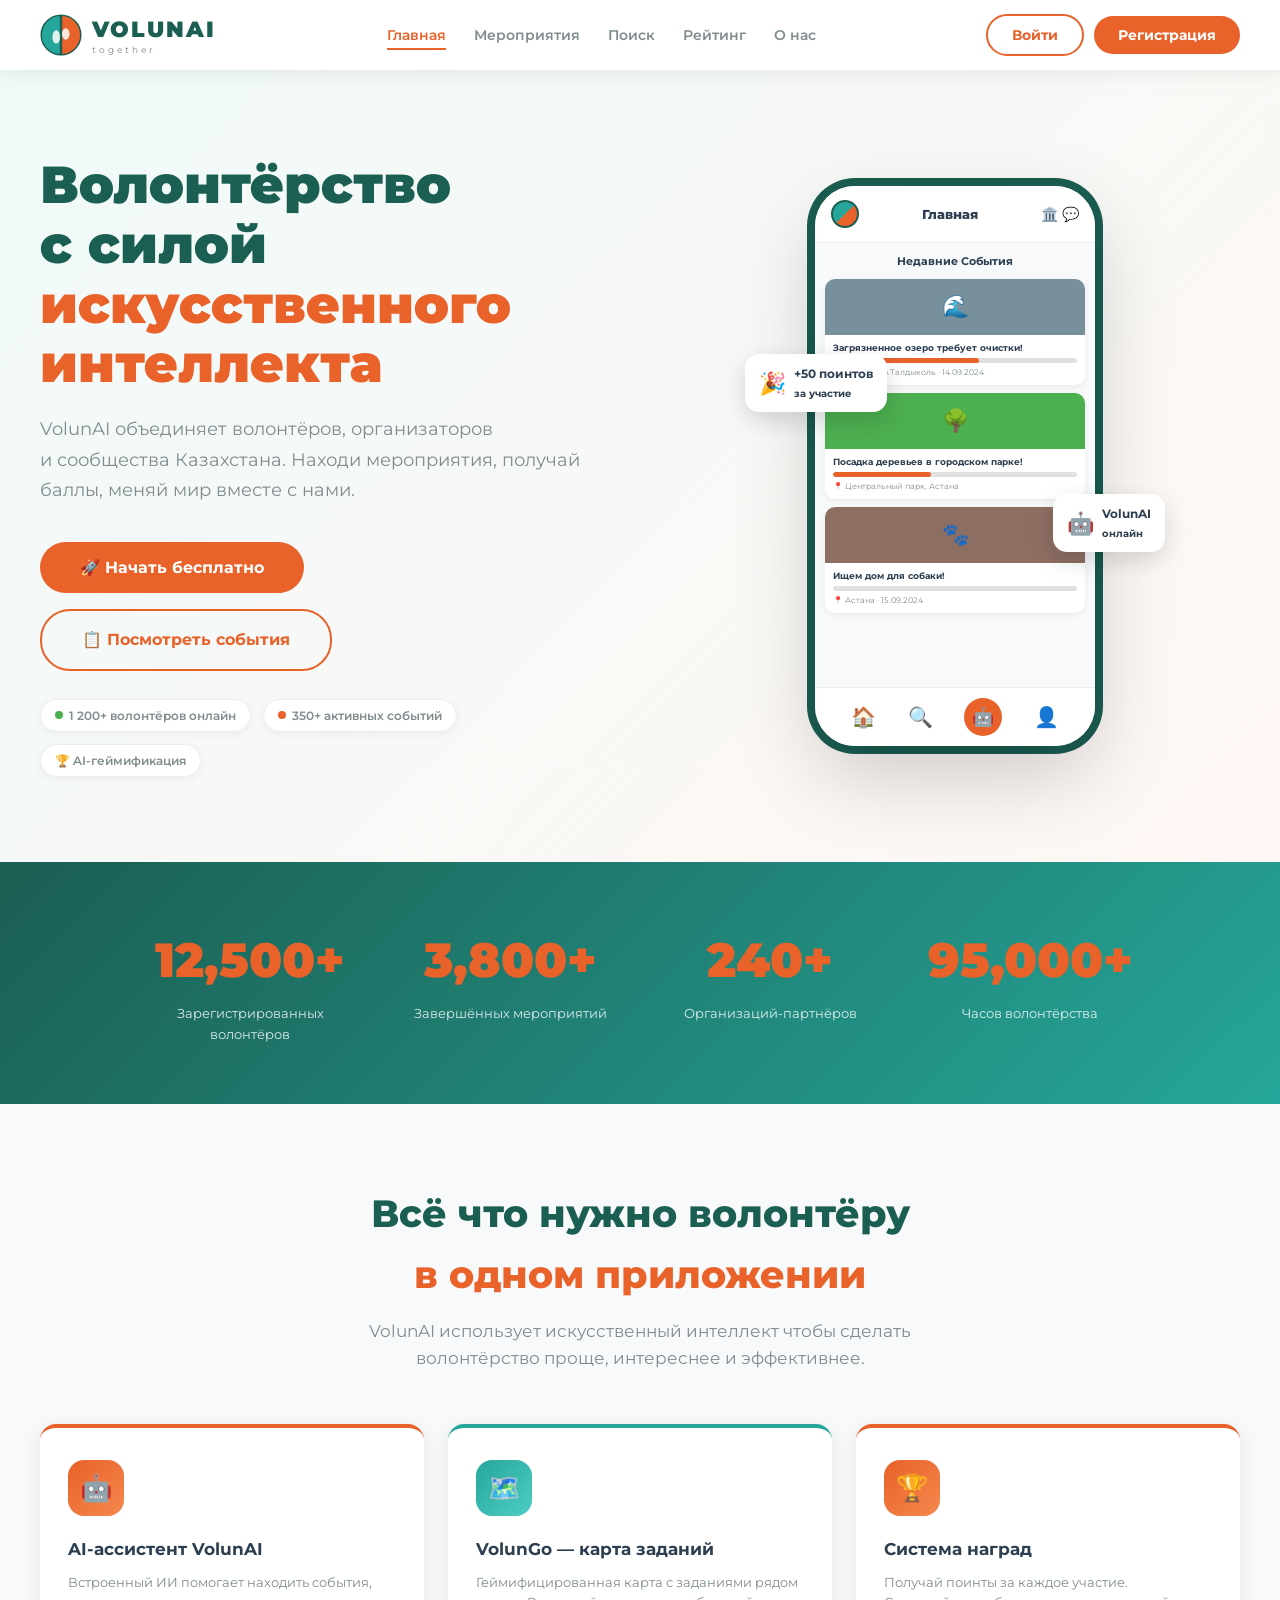
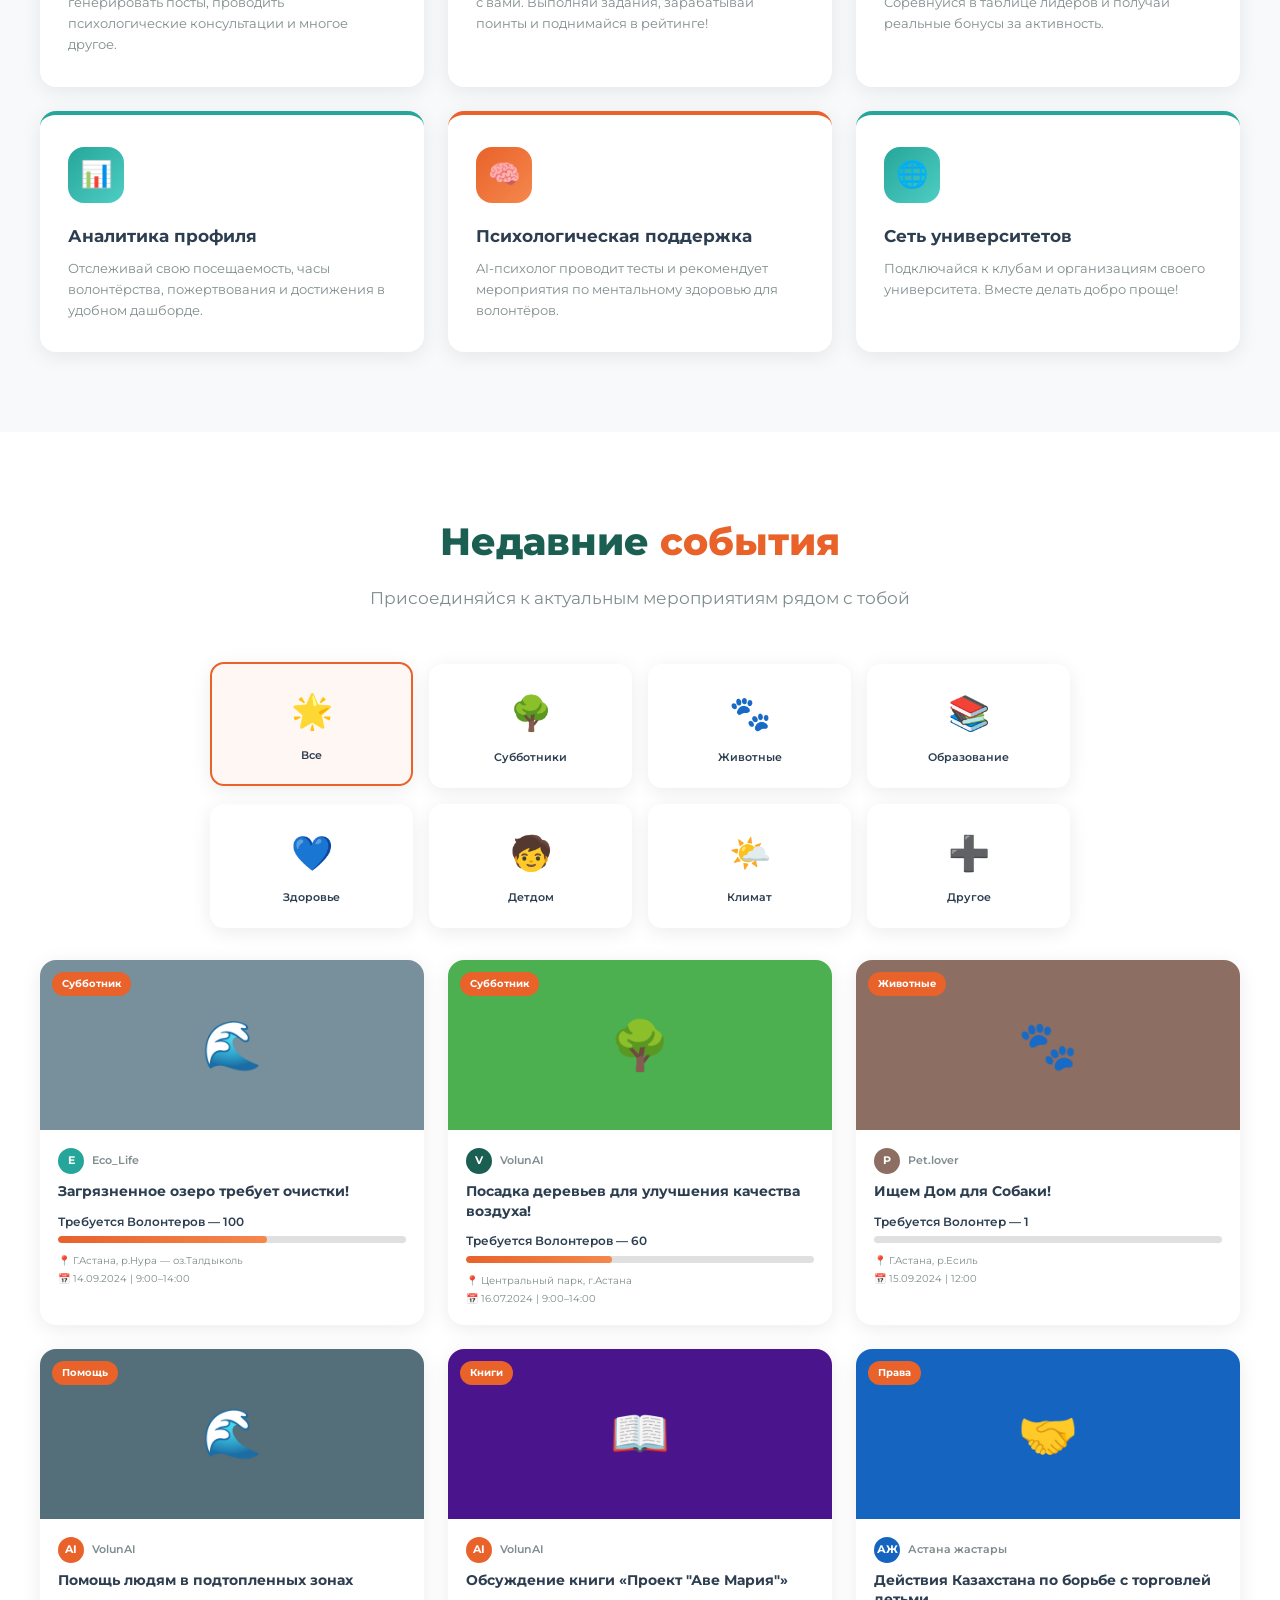
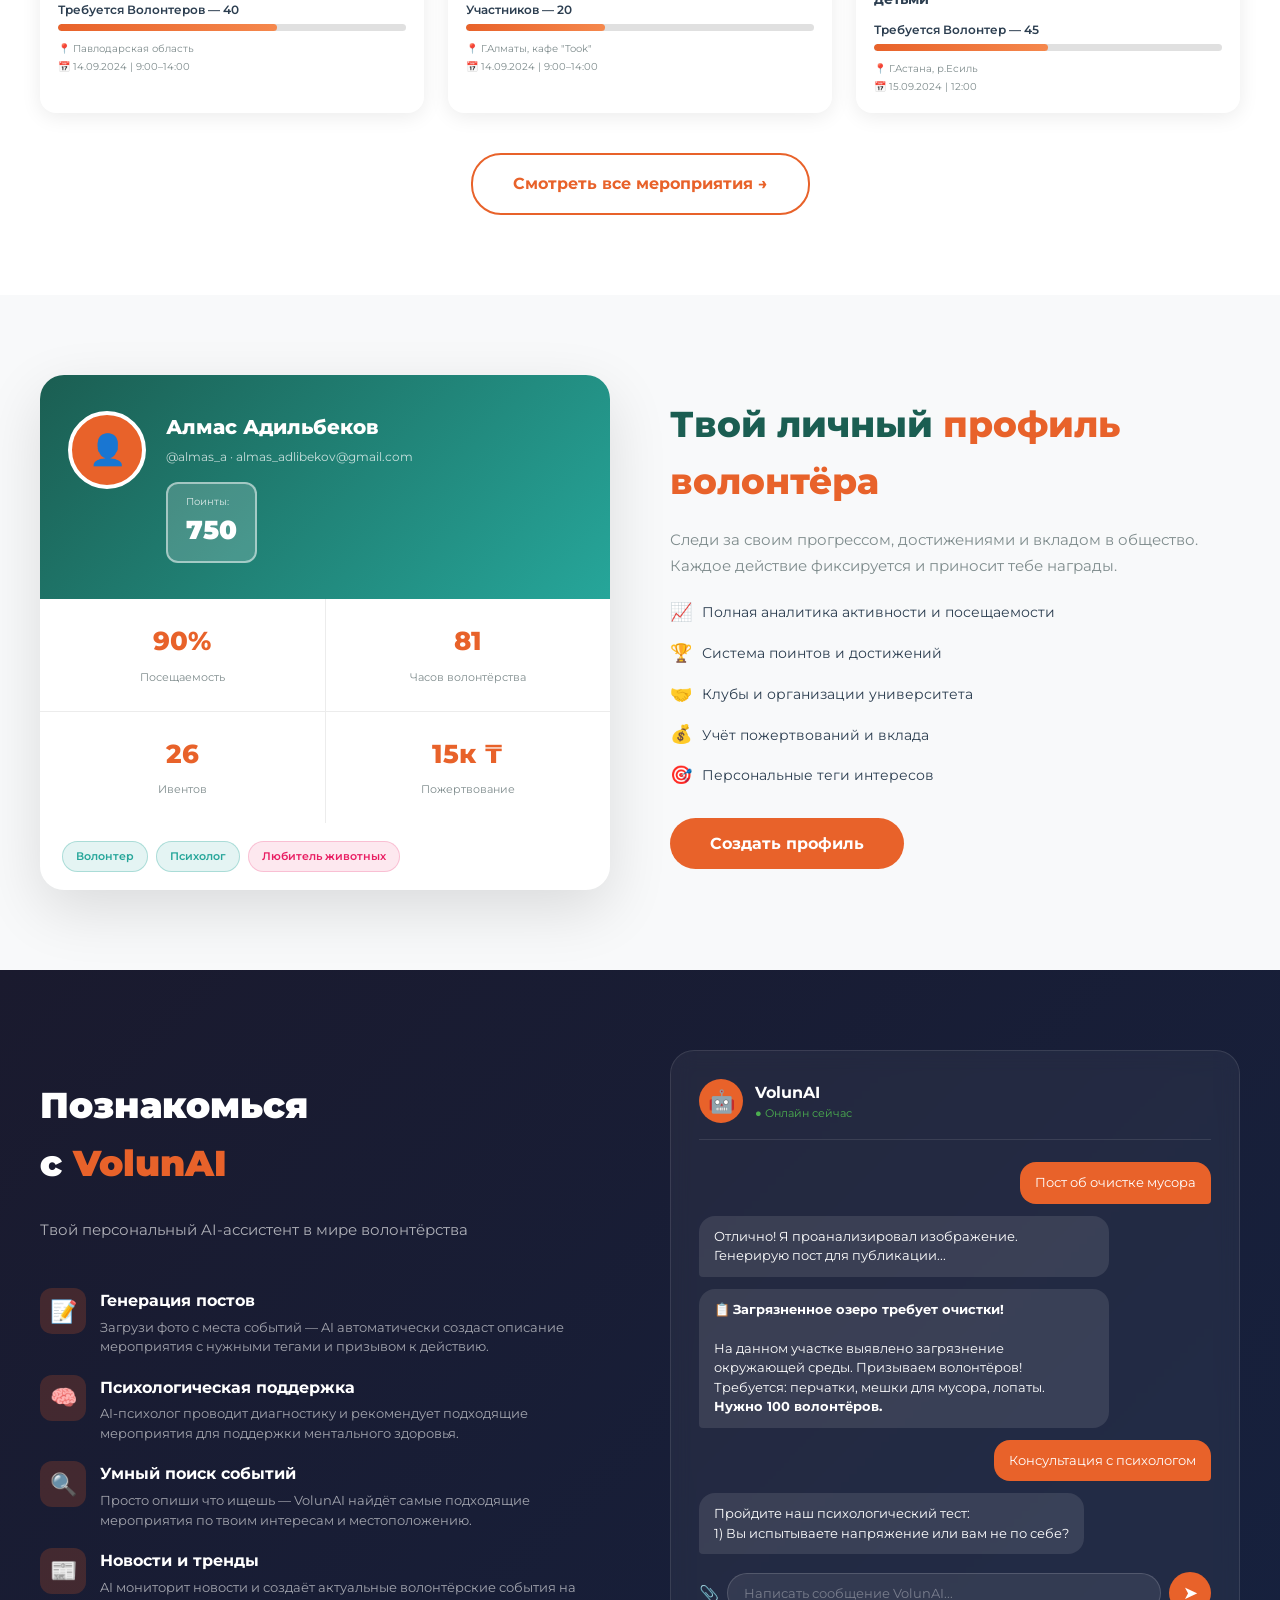
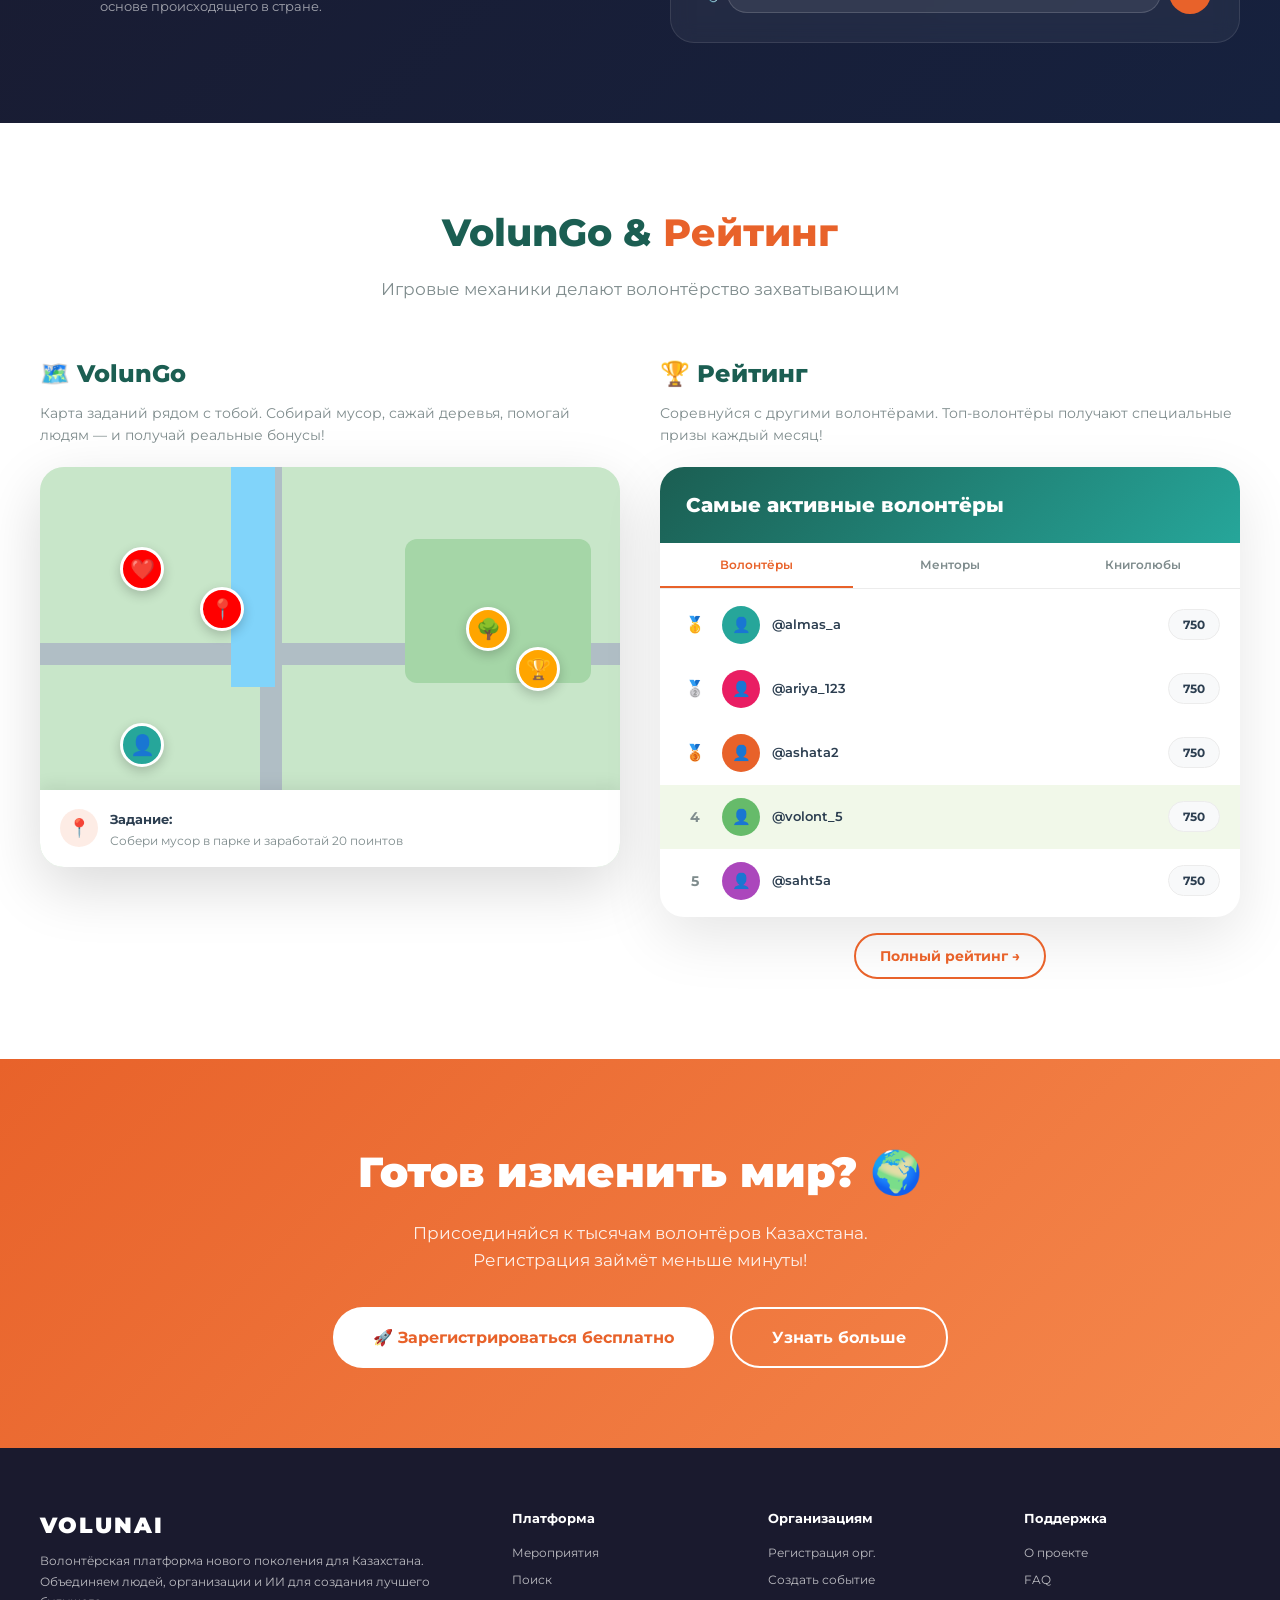
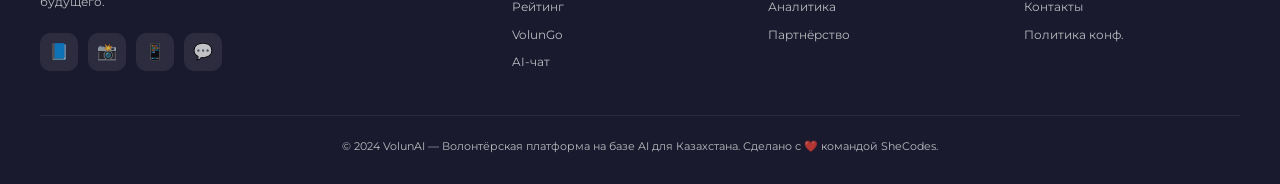
<file: web/index.html>
<!DOCTYPE html>
<html lang="ru">
<head>
<meta charset="UTF-8"/>
<meta name="viewport" content="width=device-width, initial-scale=1.0"/>
<title>VolunAI — Волонтёрская платформа на базе AI</title>
<link href="https://fonts.googleapis.com/css2?family=Montserrat:wght@400;600;700;800;900&display=swap" rel="stylesheet"/>
<link rel="stylesheet" href="css/style.css"/>
</head>
<body>

<!-- NAVBAR -->
<nav class="navbar">
  <a class="nav-logo" href="index.html">
    <svg class="nav-logo-svg" viewBox="0 0 44 44">
      <circle cx="22" cy="22" r="20" fill="none" stroke="#1B5E52" stroke-width="3"/>
      <path d="M22 2 A20 20 0 0 0 22 42 Z" fill="#26A69A"/>
      <path d="M22 2 A20 20 0 0 1 22 42 Z" fill="#E8622A"/>
      <line x1="22" y1="2" x2="22" y2="42" stroke="#1B5E52" stroke-width="2.5"/>
      <ellipse cx="17" cy="24" rx="4" ry="7" fill="white" opacity="0.85"/>
      <ellipse cx="27" cy="21" rx="4" ry="6" fill="white" opacity="0.85"/>
    </svg>
    <div>
      <div class="nav-brand">VOLUNAI</div>
      <div class="nav-sub">together</div>
    </div>
  </a>
  <ul class="nav-links">
    <li><a href="index.html" class="active">Главная</a></li>
    <li><a href="pages/events.html">Мероприятия</a></li>
    <li><a href="pages/search.html">Поиск</a></li>
    <li><a href="pages/rating.html">Рейтинг</a></li>
    <li><a href="pages/about.html">О нас</a></li>
  </ul>
  <div class="nav-actions">
    <button class="btn btn-outline" onclick="openModal('loginModal')">Войти</button>
    <button class="btn btn-primary" onclick="openModal('signupModal')">Регистрация</button>
  </div>
</nav>

<!-- HERO -->
<section class="hero">
  <div class="hero-inner container">
    <div class="hero-text fade-up">
      <h1>Волонтёрство с&nbsp;силой <span>искусственного интеллекта</span></h1>
      <p>VolunAI объединяет волонтёров, организаторов и&nbsp;сообщества Казахстана. Находи мероприятия, получай баллы, меняй мир вместе с&nbsp;нами.</p>
      <div class="hero-actions">
        <button class="btn btn-primary btn-lg" onclick="openModal('signupModal')">🚀 Начать бесплатно</button>
        <a href="pages/events.html" class="btn btn-outline btn-lg">📋 Посмотреть события</a>
      </div>
      <div class="hero-badges">
        <span class="badge"><span class="badge-dot green"></span>1 200+ волонтёров онлайн</span>
        <span class="badge"><span class="badge-dot orange"></span>350+ активных событий</span>
        <span class="badge">🏆 AI-геймификация</span>
      </div>
    </div>

    <div class="hero-visual fade-up" style="animation-delay:.2s">
      <div class="phone-wrap">
        <!-- Floating badges -->
        <div class="float-badge left"><span class="fb-icon">🎉</span><div><b>+50 поинтов</b><br><small>за участие</small></div></div>
        <div class="float-badge right"><span class="fb-icon">🤖</span><div><b>VolunAI</b><br><small>онлайн</small></div></div>

        <!-- Phone mockup -->
        <div class="phone">
          <div class="phone-bar">
            <div class="p-logo"></div>
            <span class="p-title">Главная</span>
            <div class="p-icons">🏛️ 💬</div>
          </div>
          <div class="phone-body">
            <p class="p-section-title">Недавние События</p>
            <div class="p-card">
              <div class="p-card-img" style="background:#78909C">🌊</div>
              <div class="p-card-body">
                <div class="p-card-title">Загрязненное озеро требует очистки!</div>
                <div class="p-progress"><div class="p-progress-fill" style="width:60%"></div></div>
                <div class="p-card-meta">📍 Астана, оз.Талдыколь · 14.09.2024</div>
              </div>
            </div>
            <div class="p-card">
              <div class="p-card-img" style="background:#4CAF50">🌳</div>
              <div class="p-card-body">
                <div class="p-card-title">Посадка деревьев в городском парке!</div>
                <div class="p-progress"><div class="p-progress-fill" style="width:40%"></div></div>
                <div class="p-card-meta">📍 Центральный парк, Астана</div>
              </div>
            </div>
            <div class="p-card">
              <div class="p-card-img" style="background:#8D6E63">🐾</div>
              <div class="p-card-body">
                <div class="p-card-title">Ищем дом для собаки!</div>
                <div class="p-progress"><div class="p-progress-fill" style="width:0%"></div></div>
                <div class="p-card-meta">📍 Астана · 15.09.2024</div>
              </div>
            </div>
          </div>
          <div class="phone-nav">
            <span class="p-nav-icon">🏠</span>
            <span class="p-nav-icon">🔍</span>
            <div class="p-nav-ai">🤖</div>
            <span class="p-nav-icon">👤</span>
          </div>
        </div>
      </div>
    </div>
  </div>
</section>

<!-- STATS -->
<section class="stats">
  <div class="stats-inner">
    <div class="fade-up">
      <span class="stat-num" data-target="12500" data-suffix="+">0</span>
      <div class="stat-lbl">Зарегистрированных волонтёров</div>
    </div>
    <div class="fade-up" style="animation-delay:.1s">
      <span class="stat-num" data-target="3800" data-suffix="+">0</span>
      <div class="stat-lbl">Завершённых мероприятий</div>
    </div>
    <div class="fade-up" style="animation-delay:.2s">
      <span class="stat-num" data-target="240" data-suffix="+">0</span>
      <div class="stat-lbl">Организаций-партнёров</div>
    </div>
    <div class="fade-up" style="animation-delay:.3s">
      <span class="stat-num" data-target="95000" data-suffix="+">0</span>
      <div class="stat-lbl">Часов волонтёрства</div>
    </div>
  </div>
</section>

<!-- FEATURES -->
<section class="section section-alt">
  <div class="container">
    <div class="section-header fade-up">
      <h2>Всё что нужно волонтёру<br><span>в одном приложении</span></h2>
      <p>VolunAI использует искусственный интеллект чтобы сделать волонтёрство проще, интереснее и эффективнее.</p>
    </div>
    <div class="features-grid">
      <div class="feat-card fade-up">
        <div class="feat-icon">🤖</div>
        <h3>AI-ассистент VolunAI</h3>
        <p>Встроенный ИИ помогает находить события, генерировать посты, проводить психологические консультации и многое другое.</p>
      </div>
      <div class="feat-card fade-up" style="animation-delay:.1s">
        <div class="feat-icon">🗺️</div>
        <h3>VolunGo — карта заданий</h3>
        <p>Геймифицированная карта с заданиями рядом с вами. Выполняй задания, зарабатывай поинты и поднимайся в рейтинге!</p>
      </div>
      <div class="feat-card fade-up" style="animation-delay:.2s">
        <div class="feat-icon">🏆</div>
        <h3>Система наград</h3>
        <p>Получай поинты за каждое участие. Соревнуйся в таблице лидеров и получай реальные бонусы за активность.</p>
      </div>
      <div class="feat-card fade-up" style="animation-delay:.3s">
        <div class="feat-icon">📊</div>
        <h3>Аналитика профиля</h3>
        <p>Отслеживай свою посещаемость, часы волонтёрства, пожертвования и достижения в удобном дашборде.</p>
      </div>
      <div class="feat-card fade-up" style="animation-delay:.4s">
        <div class="feat-icon">🧠</div>
        <h3>Психологическая поддержка</h3>
        <p>AI-психолог проводит тесты и рекомендует мероприятия по ментальному здоровью для волонтёров.</p>
      </div>
      <div class="feat-card fade-up" style="animation-delay:.5s">
        <div class="feat-icon">🌐</div>
        <h3>Сеть университетов</h3>
        <p>Подключайся к клубам и организациям своего университета. Вместе делать добро проще!</p>
      </div>
    </div>
  </div>
</section>

<!-- EVENTS PREVIEW -->
<section class="section" id="events">
  <div class="container">
    <div class="section-header fade-up">
      <h2>Недавние <span>события</span></h2>
      <p>Присоединяйся к актуальным мероприятиям рядом с тобой</p>
    </div>

    <!-- Categories -->
    <div class="cats-grid mb-20 fade-up" style="margin-bottom:32px">
      <div class="cat-card active" data-cat="all">
        <div class="cat-icon">🌟</div>
        <div class="cat-label">Все</div>
      </div>
      <div class="cat-card" data-cat="ecology">
        <div class="cat-icon">🌳</div>
        <div class="cat-label">Субботники</div>
      </div>
      <div class="cat-card" data-cat="animals">
        <div class="cat-icon">🐾</div>
        <div class="cat-label">Животные</div>
      </div>
      <div class="cat-card" data-cat="education">
        <div class="cat-icon">📚</div>
        <div class="cat-label">Образование</div>
      </div>
      <div class="cat-card" data-cat="health">
        <div class="cat-icon">💙</div>
        <div class="cat-label">Здоровье</div>
      </div>
      <div class="cat-card" data-cat="children">
        <div class="cat-icon">🧒</div>
        <div class="cat-label">Детдом</div>
      </div>
      <div class="cat-card" data-cat="climate">
        <div class="cat-icon">🌤️</div>
        <div class="cat-label">Климат</div>
      </div>
      <div class="cat-card" data-cat="other">
        <div class="cat-icon">➕</div>
        <div class="cat-label">Другое</div>
      </div>
    </div>

    <div class="events-grid">
      <div class="event-card fade-up" data-category="ecology" onclick="location.href='pages/event-detail.html'">
        <div class="ev-img" style="background:#78909C">
          🌊
          <span class="ev-tag">Субботник</span>
        </div>
        <div class="ev-body">
          <div class="ev-organizer">
            <div class="ev-avatar">E</div>
            <span class="ev-org-name">Eco_Life</span>
          </div>
          <div class="ev-title">Загрязненное озеро требует очистки!</div>
          <div class="ev-volunteers">Требуется Волонтеров — 100</div>
          <div class="progress-bar"><div class="progress-fill" style="width:60%"></div></div>
          <div class="ev-meta">
            <span>📍 Г.Астана, р.Нура — оз.Талдыколь</span>
            <span>📅 14.09.2024 | 9:00–14:00</span>
          </div>
        </div>
      </div>

      <div class="event-card fade-up" style="animation-delay:.1s" data-category="ecology" onclick="location.href='pages/event-detail.html'">
        <div class="ev-img" style="background:#4CAF50">
          🌳
          <span class="ev-tag">Субботник</span>
        </div>
        <div class="ev-body">
          <div class="ev-organizer">
            <div class="ev-avatar" style="background:var(--dark-teal)">V</div>
            <span class="ev-org-name">VolunAI</span>
          </div>
          <div class="ev-title">Посадка деревьев для улучшения качества воздуха!</div>
          <div class="ev-volunteers">Требуется Волонтеров — 60</div>
          <div class="progress-bar"><div class="progress-fill" style="width:42%"></div></div>
          <div class="ev-meta">
            <span>📍 Центральный парк, г.Астана</span>
            <span>📅 16.07.2024 | 9:00–14:00</span>
          </div>
        </div>
      </div>

      <div class="event-card fade-up" style="animation-delay:.2s" data-category="animals" onclick="location.href='pages/event-detail.html'">
        <div class="ev-img" style="background:#8D6E63">
          🐾
          <span class="ev-tag">Животные</span>
        </div>
        <div class="ev-body">
          <div class="ev-organizer">
            <div class="ev-avatar" style="background:#8D6E63">P</div>
            <span class="ev-org-name">Pet.lover</span>
          </div>
          <div class="ev-title">Ищем Дом для Собаки!</div>
          <div class="ev-volunteers">Требуется Волонтер — 1</div>
          <div class="progress-bar"><div class="progress-fill" style="width:0%"></div></div>
          <div class="ev-meta">
            <span>📍 Г.Астана, р.Есиль</span>
            <span>📅 15.09.2024 | 12:00</span>
          </div>
        </div>
      </div>

      <div class="event-card fade-up" style="animation-delay:.3s" data-category="other" onclick="location.href='pages/event-detail.html'">
        <div class="ev-img" style="background:#546E7A">
          🌊
          <span class="ev-tag">Помощь</span>
        </div>
        <div class="ev-body">
          <div class="ev-organizer">
            <div class="ev-avatar" style="background:var(--orange)">AI</div>
            <span class="ev-org-name">VolunAI</span>
          </div>
          <div class="ev-title">Помощь людям в подтопленных зонах</div>
          <div class="ev-volunteers">Требуется Волонтеров — 40</div>
          <div class="progress-bar"><div class="progress-fill" style="width:63%"></div></div>
          <div class="ev-meta">
            <span>📍 Павлодарская область</span>
            <span>📅 14.09.2024 | 9:00–14:00</span>
          </div>
        </div>
      </div>

      <div class="event-card fade-up" style="animation-delay:.4s" data-category="education" onclick="location.href='pages/event-detail.html'">
        <div class="ev-img" style="background:#4A148C">
          📖
          <span class="ev-tag">Книги</span>
        </div>
        <div class="ev-body">
          <div class="ev-organizer">
            <div class="ev-avatar" style="background:var(--orange)">AI</div>
            <span class="ev-org-name">VolunAI</span>
          </div>
          <div class="ev-title">Обсуждение книги «Проект "Аве Мария"»</div>
          <div class="ev-volunteers">Участников — 20</div>
          <div class="progress-bar"><div class="progress-fill" style="width:40%"></div></div>
          <div class="ev-meta">
            <span>📍 Г.Алматы, кафе "Took"</span>
            <span>📅 14.09.2024 | 9:00–14:00</span>
          </div>
        </div>
      </div>

      <div class="event-card fade-up" style="animation-delay:.5s" data-category="children" onclick="location.href='pages/event-detail.html'">
        <div class="ev-img" style="background:#1565C0">
          🤝
          <span class="ev-tag">Права</span>
        </div>
        <div class="ev-body">
          <div class="ev-organizer">
            <div class="ev-avatar" style="background:#1565C0">АЖ</div>
            <span class="ev-org-name">Астана жастары</span>
          </div>
          <div class="ev-title">Действия Казахстана по борьбе с торговлей детьми</div>
          <div class="ev-volunteers">Требуется Волонтер — 45</div>
          <div class="progress-bar"><div class="progress-fill" style="width:50%"></div></div>
          <div class="ev-meta">
            <span>📍 Г.Астана, р.Есиль</span>
            <span>📅 15.09.2024 | 12:00</span>
          </div>
        </div>
      </div>
    </div>

    <div style="text-align:center;margin-top:40px">
      <a href="pages/events.html" class="btn btn-outline btn-lg">Смотреть все мероприятия →</a>
    </div>
  </div>
</section>

<!-- PROFILE SHOWCASE -->
<section class="section section-alt">
  <div class="container">
    <div class="profile-showcase">
      <div class="profile-card fade-up">
        <div class="prof-head">
          <div class="prof-avatar">👤</div>
          <div>
            <div class="prof-name">Алмас Адильбеков</div>
            <div class="prof-handle">@almas_a · almas_adlibekov@gmail.com</div>
            <div class="points-box">
              <div class="points-lbl">Поинты:</div>
              <div class="points-val">750</div>
            </div>
          </div>
        </div>
        <div class="prof-stats">
          <div class="ps-cell">
            <span class="ps-val">90%</span>
            <span class="ps-lbl">Посещаемость</span>
          </div>
          <div class="ps-cell">
            <span class="ps-val">81</span>
            <span class="ps-lbl">Часов волонтёрства</span>
          </div>
          <div class="ps-cell">
            <span class="ps-val">26</span>
            <span class="ps-lbl">Ивентов</span>
          </div>
          <div class="ps-cell">
            <span class="ps-val">15к ₸</span>
            <span class="ps-lbl">Пожертвование</span>
          </div>
        </div>
        <div class="prof-tags">
          <span class="tag tag-teal">Волонтер</span>
          <span class="tag tag-teal">Психолог</span>
          <span class="tag tag-pink">Любитель животных</span>
        </div>
      </div>

      <div class="profile-text fade-up" style="animation-delay:.2s">
        <h2>Твой личный <span>профиль волонтёра</span></h2>
        <p>Следи за своим прогрессом, достижениями и вкладом в общество. Каждое действие фиксируется и приносит тебе награды.</p>
        <ul class="profile-features">
          <li><span class="pf-icon">📈</span> Полная аналитика активности и посещаемости</li>
          <li><span class="pf-icon">🏆</span> Система поинтов и достижений</li>
          <li><span class="pf-icon">🤝</span> Клубы и организации университета</li>
          <li><span class="pf-icon">💰</span> Учёт пожертвований и вклада</li>
          <li><span class="pf-icon">🎯</span> Персональные теги интересов</li>
        </ul>
        <button class="btn btn-primary btn-lg" onclick="openModal('signupModal')">Создать профиль</button>
      </div>
    </div>
  </div>
</section>

<!-- AI SECTION -->
<section class="ai-section">
  <div class="ai-inner container">
    <div class="ai-features-list fade-up">
      <h2 style="font-size:36px;font-weight:900;margin-bottom:8px">Познакомься<br>с <span style="color:var(--orange)">VolunAI</span></h2>
      <p style="color:rgba(255,255,255,.65);margin-bottom:28px;font-size:15px">Твой персональный AI-ассистент в мире волонтёрства</p>
      <div class="ai-feat">
        <div class="ai-feat-icon">📝</div>
        <div>
          <h3>Генерация постов</h3>
          <p>Загрузи фото с места событий — AI автоматически создаст описание мероприятия с нужными тегами и призывом к действию.</p>
        </div>
      </div>
      <div class="ai-feat">
        <div class="ai-feat-icon">🧠</div>
        <div>
          <h3>Психологическая поддержка</h3>
          <p>AI-психолог проводит диагностику и рекомендует подходящие мероприятия для поддержки ментального здоровья.</p>
        </div>
      </div>
      <div class="ai-feat">
        <div class="ai-feat-icon">🔍</div>
        <div>
          <h3>Умный поиск событий</h3>
          <p>Просто опиши что ищешь — VolunAI найдёт самые подходящие мероприятия по твоим интересам и местоположению.</p>
        </div>
      </div>
      <div class="ai-feat">
        <div class="ai-feat-icon">📰</div>
        <div>
          <h3>Новости и тренды</h3>
          <p>AI мониторит новости и создаёт актуальные волонтёрские события на основе происходящего в стране.</p>
        </div>
      </div>
    </div>

    <div class="ai-chat-box fade-up" style="animation-delay:.2s">
      <div class="chat-head">
        <div class="ai-av">🤖</div>
        <div>
          <div class="chat-nm">VolunAI</div>
          <div class="chat-st">● Онлайн сейчас</div>
        </div>
      </div>
      <div class="chat-msgs" id="chatMessages">
        <div class="msg user">Пост об очистке мусора</div>
        <div class="msg ai">Отлично! Я проанализировал изображение. Генерирую пост для публикации...</div>
        <div class="msg ai">📋 <b>Загрязненное озеро требует очистки!</b><br><br>На данном участке выявлено загрязнение окружающей среды. Призываем волонтёров! Требуется: перчатки, мешки для мусора, лопаты. <b>Нужно 100 волонтёров.</b></div>
        <div class="msg user">Консультация с психологом</div>
        <div class="msg ai">Пройдите наш психологический тест:<br>1) Вы испытываете напряжение или вам не по себе?</div>
      </div>
      <form class="chat-inp" id="chatDemoForm">
        <span>📎</span>
        <input type="text" placeholder="Написать сообщение VolunAI..."/>
        <button type="submit" class="send-btn">➤</button>
      </form>
    </div>
  </div>
</section>

<!-- VOLUNGO + RATING -->
<section class="section">
  <div class="container">
    <div class="section-header fade-up">
      <h2>VolunGo & <span>Рейтинг</span></h2>
      <p>Игровые механики делают волонтёрство захватывающим</p>
    </div>
    <div style="display:grid;grid-template-columns:1fr 1fr;gap:40px;align-items:start">

      <!-- Map -->
      <div class="fade-up">
        <h3 style="font-size:24px;font-weight:800;color:var(--dark-teal);margin-bottom:8px">🗺️ VolunGo</h3>
        <p style="color:var(--text-grey);margin-bottom:20px;font-size:14px">Карта заданий рядом с тобой. Собирай мусор, сажай деревья, помогай людям — и получай реальные бонусы!</p>
        <div class="map-card">
          <div class="map-bg">
            <div class="map-road-h"></div>
            <div class="map-road-v"></div>
            <div class="map-water"></div>
            <div class="map-park"></div>
            <div class="map-pin" style="background:red;top:80px;left:80px">❤️</div>
            <div class="map-pin" style="background:red;top:120px;left:160px">📍</div>
            <div class="map-pin" style="background:orange;top:180px;right:60px">🏆</div>
            <div class="map-pin" style="background:orange;top:140px;right:110px">🌳</div>
            <div class="map-pin" style="background:var(--teal);bottom:100px;left:80px">👤</div>
          </div>
          <div class="map-task-bar">
            <div class="task-icon">📍</div>
            <div>
              <strong style="font-size:13px">Задание:</strong>
              <p style="font-size:12px;color:var(--text-grey)">Собери мусор в парке и заработай 20 поинтов</p>
            </div>
          </div>
        </div>
      </div>

      <!-- Rating -->
      <div class="fade-up" style="animation-delay:.2s">
        <h3 style="font-size:24px;font-weight:800;color:var(--dark-teal);margin-bottom:8px">🏆 Рейтинг</h3>
        <p style="color:var(--text-grey);margin-bottom:20px;font-size:14px">Соревнуйся с другими волонтёрами. Топ-волонтёры получают специальные призы каждый месяц!</p>
        <div class="rating-card">
          <div class="rating-hd"><h3>Самые активные волонтёры</h3></div>
          <div class="rating-tabs">
            <div class="r-tab active">Волонтёры</div>
            <div class="r-tab">Менторы</div>
            <div class="r-tab">Книголюбы</div>
          </div>
          <div class="rating-list">
            <div class="r-item">
              <div class="r-rank">🥇</div>
              <div class="r-avatar">👤</div>
              <div class="r-name">@almas_a</div>
              <div class="r-pts">750</div>
            </div>
            <div class="r-item">
              <div class="r-rank">🥈</div>
              <div class="r-avatar" style="background:#e91e63">👤</div>
              <div class="r-name">@ariya_123</div>
              <div class="r-pts">750</div>
            </div>
            <div class="r-item">
              <div class="r-rank">🥉</div>
              <div class="r-avatar" style="background:var(--orange)">👤</div>
              <div class="r-name">@ashata2</div>
              <div class="r-pts">750</div>
            </div>
            <div class="r-item" style="background:#f1f8e9">
              <div class="r-rank" style="font-size:14px;font-weight:700;color:var(--text-grey)">4</div>
              <div class="r-avatar" style="background:#66BB6A">👤</div>
              <div class="r-name">@volont_5</div>
              <div class="r-pts">750</div>
            </div>
            <div class="r-item">
              <div class="r-rank" style="font-size:14px;font-weight:700;color:var(--text-grey)">5</div>
              <div class="r-avatar" style="background:#AB47BC">👤</div>
              <div class="r-name">@saht5a</div>
              <div class="r-pts">750</div>
            </div>
          </div>
        </div>
        <div style="margin-top:16px;text-align:center">
          <a href="pages/rating.html" class="btn btn-outline">Полный рейтинг →</a>
        </div>
      </div>

    </div>
  </div>
</section>

<!-- CTA -->
<section class="cta">
  <h2>Готов изменить мир? 🌍</h2>
  <p>Присоединяйся к тысячам волонтёров Казахстана. Регистрация займёт меньше минуты!</p>
  <div class="cta-btns">
    <button class="btn btn-white btn-lg" onclick="openModal('signupModal')">🚀 Зарегистрироваться бесплатно</button>
    <a href="pages/about.html" class="btn btn-ghost btn-lg">Узнать больше</a>
  </div>
</section>

<!-- FOOTER -->
<footer class="footer">
  <div class="footer-grid">
    <div class="footer-brand">
      <h3>VOLUNAI</h3>
      <p>Волонтёрская платформа нового поколения для Казахстана. Объединяем людей, организации и ИИ для создания лучшего будущего.</p>
      <div class="socials">
        <div class="social-btn">📘</div>
        <div class="social-btn">📸</div>
        <div class="social-btn">📱</div>
        <div class="social-btn">💬</div>
      </div>
    </div>
    <div class="footer-col">
      <h4>Платформа</h4>
      <ul>
        <li><a href="pages/events.html">Мероприятия</a></li>
        <li><a href="pages/search.html">Поиск</a></li>
        <li><a href="pages/rating.html">Рейтинг</a></li>
        <li><a href="#">VolunGo</a></li>
        <li><a href="#">AI-чат</a></li>
      </ul>
    </div>
    <div class="footer-col">
      <h4>Организациям</h4>
      <ul>
        <li><a href="#">Регистрация орг.</a></li>
        <li><a href="#">Создать событие</a></li>
        <li><a href="#">Аналитика</a></li>
        <li><a href="#">Партнёрство</a></li>
      </ul>
    </div>
    <div class="footer-col">
      <h4>Поддержка</h4>
      <ul>
        <li><a href="pages/about.html">О проекте</a></li>
        <li><a href="#">FAQ</a></li>
        <li><a href="#">Контакты</a></li>
        <li><a href="#">Политика конф.</a></li>
      </ul>
    </div>
  </div>
  <div class="footer-bottom">
    © 2024 VolunAI — Волонтёрская платформа на базе AI для Казахстана. Сделано с ❤️ командой SheCodes.
  </div>
</footer>

<!-- LOGIN MODAL -->
<div class="overlay" id="loginModal">
  <div class="modal" style="position:relative">
    <button class="modal-close" onclick="closeModal('loginModal')">✕</button>
    <h2>Войти в VolunAI</h2>
    <div class="form-group">
      <label>Email или имя пользователя</label>
      <input type="text" placeholder="Email или username"/>
    </div>
    <div class="form-group">
      <label>Пароль</label>
      <input type="password" placeholder="Пароль"/>
    </div>
    <button class="btn btn-primary" style="width:100%;margin-top:8px" onclick="closeModal('loginModal');location.href='pages/events.html'">Войти</button>
    <p style="text-align:center;margin-top:16px;font-size:13px;color:var(--text-grey)">
      Нет аккаунта? <a href="#" style="color:var(--orange);font-weight:700" onclick="closeModal('loginModal');openModal('signupModal')">Зарегистрируйся</a>
    </p>
  </div>
</div>

<!-- SIGNUP MODAL -->
<div class="overlay" id="signupModal">
  <div class="modal" style="position:relative">
    <button class="modal-close" onclick="closeModal('signupModal')">✕</button>
    <h2>Присоединиться к VolunAI</h2>
    <div class="form-group">
      <label>Полное имя</label>
      <input type="text" placeholder="Ваше имя"/>
    </div>
    <div class="form-group">
      <label>Email</label>
      <input type="email" placeholder="email@example.com"/>
    </div>
    <div class="form-group">
      <label>Пароль</label>
      <input type="password" placeholder="Минимум 8 символов"/>
    </div>
    <div class="form-group">
      <label>Вы являетесь:</label>
      <select>
        <option>Пользователь / Волонтёр</option>
        <option>Организатор</option>
      </select>
    </div>
    <button class="btn btn-primary" style="width:100%;margin-top:8px" onclick="closeModal('signupModal');location.href='pages/events.html'">Зарегистрироваться</button>
    <p style="text-align:center;margin-top:16px;font-size:13px;color:var(--text-grey)">
      Уже есть аккаунт? <a href="#" style="color:var(--orange);font-weight:700" onclick="closeModal('signupModal');openModal('loginModal')">Войти</a>
    </p>
  </div>
</div>

<script src="js/main.js"></script>
</body>
</html>
</file>
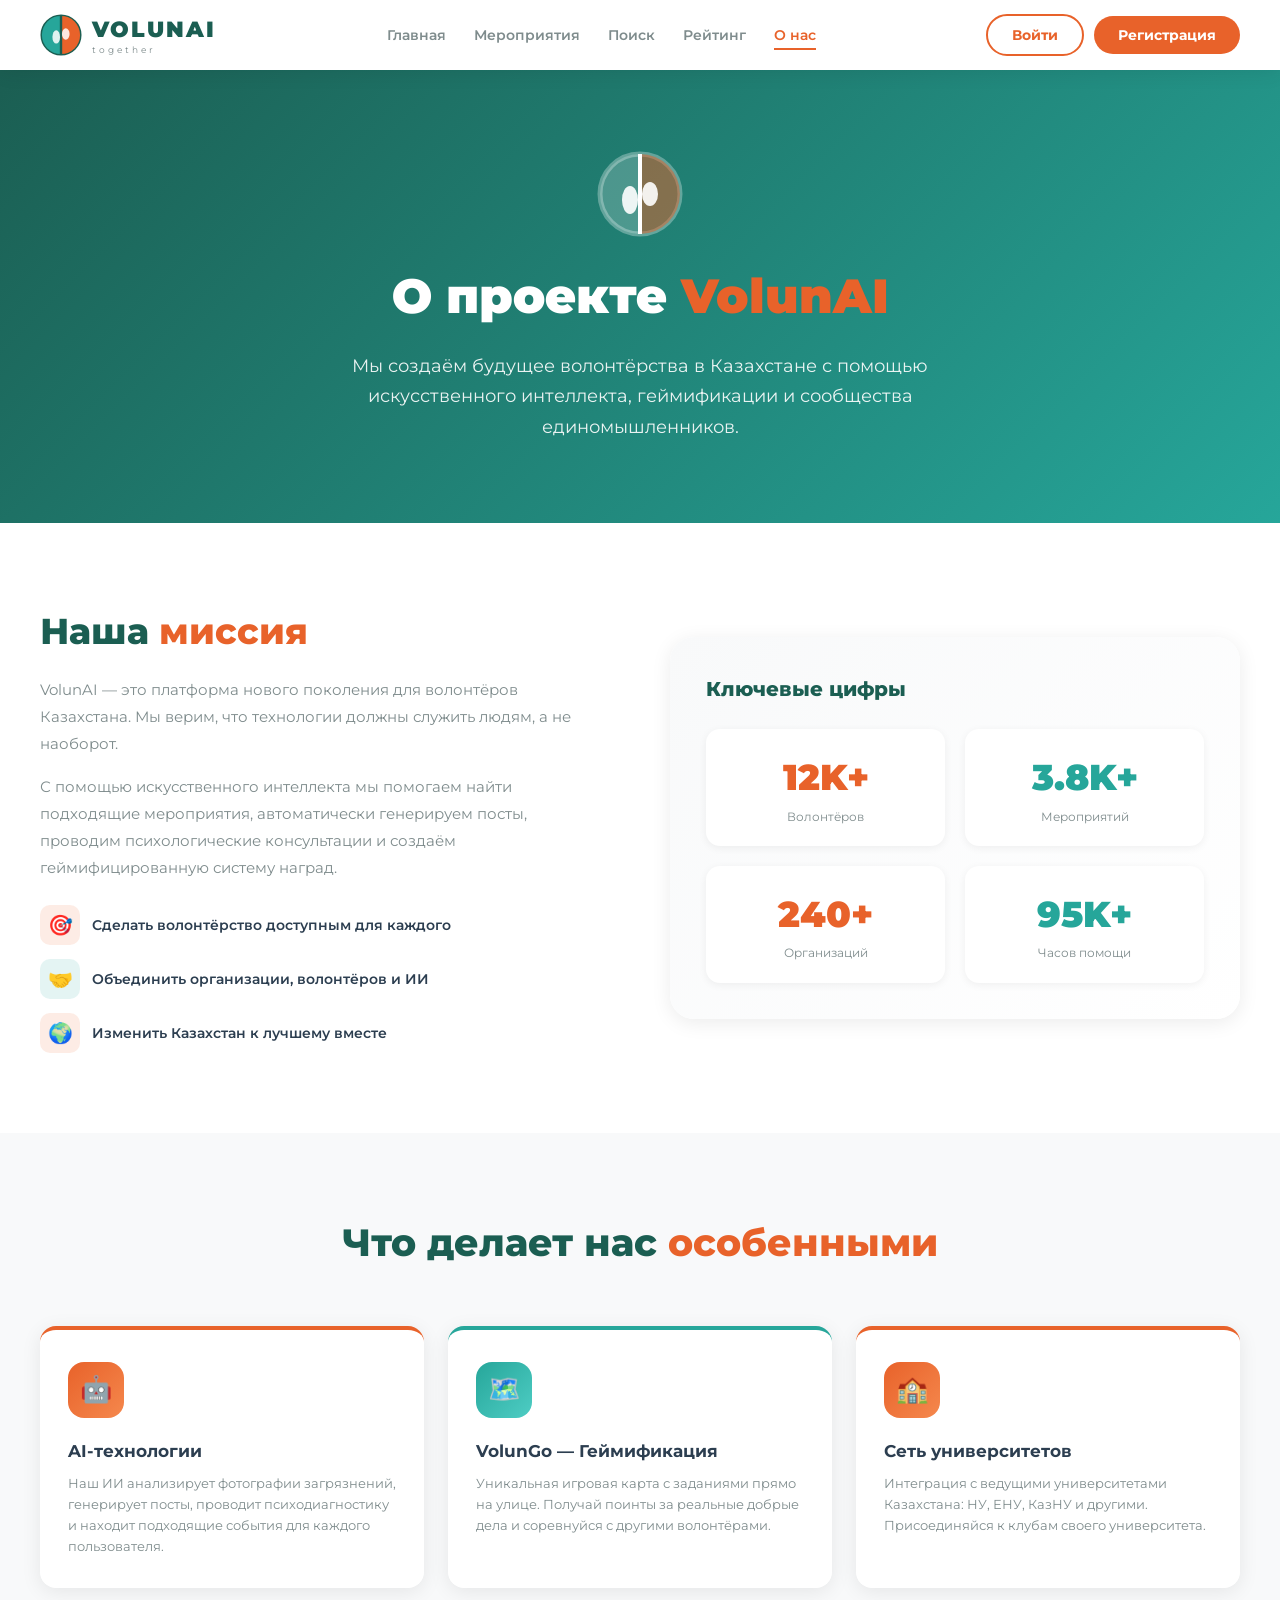
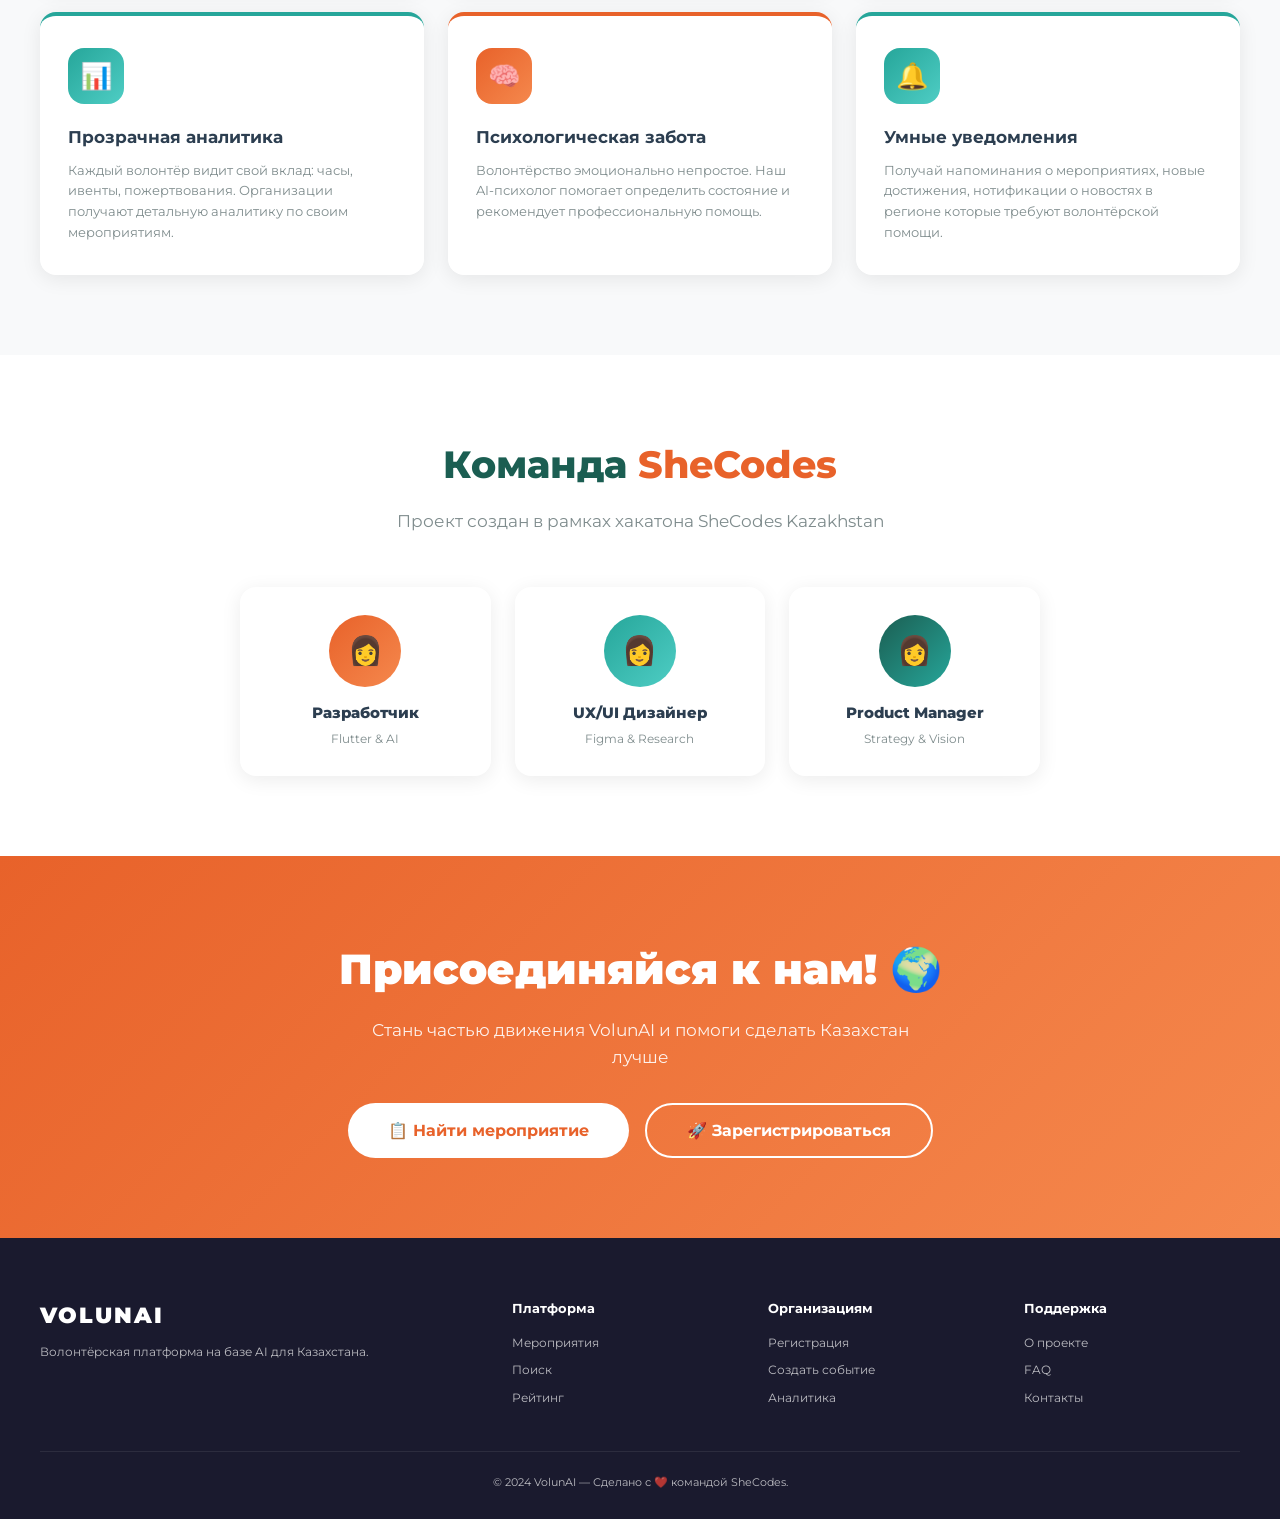
<file: web/pages/about.html>
<!DOCTYPE html>
<html lang="ru">
<head>
<meta charset="UTF-8"/>
<meta name="viewport" content="width=device-width, initial-scale=1.0"/>
<title>О нас — VolunAI</title>
<link href="https://fonts.googleapis.com/css2?family=Montserrat:wght@400;600;700;800;900&display=swap" rel="stylesheet"/>
<link rel="stylesheet" href="../css/style.css"/>
</head>
<body>
<nav class="navbar">
  <a class="nav-logo" href="../index.html">
    <svg class="nav-logo-svg" viewBox="0 0 44 44">
      <circle cx="22" cy="22" r="20" fill="none" stroke="#1B5E52" stroke-width="3"/>
      <path d="M22 2 A20 20 0 0 0 22 42 Z" fill="#26A69A"/>
      <path d="M22 2 A20 20 0 0 1 22 42 Z" fill="#E8622A"/>
      <line x1="22" y1="2" x2="22" y2="42" stroke="#1B5E52" stroke-width="2.5"/>
      <ellipse cx="17" cy="24" rx="4" ry="7" fill="white" opacity="0.85"/>
      <ellipse cx="27" cy="21" rx="4" ry="6" fill="white" opacity="0.85"/>
    </svg>
    <div><div class="nav-brand">VOLUNAI</div><div class="nav-sub">together</div></div>
  </a>
  <ul class="nav-links">
    <li><a href="../index.html">Главная</a></li>
    <li><a href="events.html">Мероприятия</a></li>
    <li><a href="search.html">Поиск</a></li>
    <li><a href="rating.html">Рейтинг</a></li>
    <li><a href="about.html" class="active">О нас</a></li>
  </ul>
  <div class="nav-actions">
    <button class="btn btn-outline" onclick="openModal('loginModal')">Войти</button>
    <button class="btn btn-primary">Регистрация</button>
  </div>
</nav>

<!-- Hero -->
<section style="background:linear-gradient(135deg,var(--dark-teal),var(--teal));padding:80px 40px;color:white;text-align:center">
  <div style="max-width:700px;margin:0 auto">
    <svg viewBox="0 0 88 88" style="width:88px;height:88px;margin:0 auto 20px;display:block">
      <circle cx="44" cy="44" r="40" fill="none" stroke="rgba(255,255,255,.3)" stroke-width="5"/>
      <path d="M44 4 A40 40 0 0 0 44 84 Z" fill="rgba(255,255,255,.2)"/>
      <path d="M44 4 A40 40 0 0 1 44 84 Z" fill="rgba(232,98,42,.5)"/>
      <line x1="44" y1="4" x2="44" y2="84" stroke="white" stroke-width="4"/>
      <ellipse cx="34" cy="50" rx="8" ry="14" fill="white" opacity="0.9"/>
      <ellipse cx="54" cy="44" rx="8" ry="12" fill="white" opacity="0.9"/>
    </svg>
    <h1 style="font-size:48px;font-weight:900;margin-bottom:16px">О проекте <span style="color:var(--orange)">VolunAI</span></h1>
    <p style="font-size:18px;opacity:.9;line-height:1.7">Мы создаём будущее волонтёрства в Казахстане с помощью искусственного интеллекта, геймификации и сообщества единомышленников.</p>
  </div>
</section>

<!-- Mission -->
<section class="section">
  <div class="container">
    <div style="display:grid;grid-template-columns:1fr 1fr;gap:60px;align-items:center">
      <div class="fade-up">
        <h2 style="font-size:36px;font-weight:800;color:var(--dark-teal);margin-bottom:16px">Наша <span style="color:var(--orange)">миссия</span></h2>
        <p style="color:var(--text-grey);font-size:15px;line-height:1.8;margin-bottom:16px">
          VolunAI — это платформа нового поколения для волонтёров Казахстана. Мы верим, что технологии должны служить людям, а не наоборот.
        </p>
        <p style="color:var(--text-grey);font-size:15px;line-height:1.8;margin-bottom:24px">
          С помощью искусственного интеллекта мы помогаем найти подходящие мероприятия, автоматически генерируем посты, проводим психологические консультации и создаём геймифицированную систему наград.
        </p>
        <div style="display:flex;flex-direction:column;gap:14px">
          <div style="display:flex;gap:12px;align-items:center">
            <div style="width:40px;height:40px;border-radius:10px;background:rgba(232,98,42,.12);display:flex;align-items:center;justify-content:center;font-size:20px;flex-shrink:0">🎯</div>
            <span style="font-size:14px;font-weight:600">Сделать волонтёрство доступным для каждого</span>
          </div>
          <div style="display:flex;gap:12px;align-items:center">
            <div style="width:40px;height:40px;border-radius:10px;background:rgba(38,166,154,.12);display:flex;align-items:center;justify-content:center;font-size:20px;flex-shrink:0">🤝</div>
            <span style="font-size:14px;font-weight:600">Объединить организации, волонтёров и ИИ</span>
          </div>
          <div style="display:flex;gap:12px;align-items:center">
            <div style="width:40px;height:40px;border-radius:10px;background:rgba(232,98,42,.12);display:flex;align-items:center;justify-content:center;font-size:20px;flex-shrink:0">🌍</div>
            <span style="font-size:14px;font-weight:600">Изменить Казахстан к лучшему вместе</span>
          </div>
        </div>
      </div>
      <div class="fade-up" style="animation-delay:.2s">
        <div style="background:linear-gradient(135deg,var(--light-bg),white);border-radius:24px;padding:36px;box-shadow:var(--card-shadow)">
          <h3 style="font-size:20px;font-weight:800;margin-bottom:24px;color:var(--dark-teal)">Ключевые цифры</h3>
          <div style="display:grid;grid-template-columns:1fr 1fr;gap:20px">
            <div style="text-align:center;padding:20px;background:white;border-radius:14px;box-shadow:0 2px 8px rgba(0,0,0,.06)">
              <div style="font-size:36px;font-weight:900;color:var(--orange)">12K+</div>
              <div style="font-size:12px;color:var(--text-grey)">Волонтёров</div>
            </div>
            <div style="text-align:center;padding:20px;background:white;border-radius:14px;box-shadow:0 2px 8px rgba(0,0,0,.06)">
              <div style="font-size:36px;font-weight:900;color:var(--teal)">3.8K+</div>
              <div style="font-size:12px;color:var(--text-grey)">Мероприятий</div>
            </div>
            <div style="text-align:center;padding:20px;background:white;border-radius:14px;box-shadow:0 2px 8px rgba(0,0,0,.06)">
              <div style="font-size:36px;font-weight:900;color:var(--orange)">240+</div>
              <div style="font-size:12px;color:var(--text-grey)">Организаций</div>
            </div>
            <div style="text-align:center;padding:20px;background:white;border-radius:14px;box-shadow:0 2px 8px rgba(0,0,0,.06)">
              <div style="font-size:36px;font-weight:900;color:var(--teal)">95K+</div>
              <div style="font-size:12px;color:var(--text-grey)">Часов помощи</div>
            </div>
          </div>
        </div>
      </div>
    </div>
  </div>
</section>

<!-- Features -->
<section class="section section-alt">
  <div class="container">
    <div class="section-header fade-up">
      <h2>Что делает нас <span>особенными</span></h2>
    </div>
    <div class="features-grid">
      <div class="feat-card fade-up">
        <div class="feat-icon">🤖</div>
        <h3>AI-технологии</h3>
        <p>Наш ИИ анализирует фотографии загрязнений, генерирует посты, проводит психодиагностику и находит подходящие события для каждого пользователя.</p>
      </div>
      <div class="feat-card fade-up" style="animation-delay:.1s">
        <div class="feat-icon">🗺️</div>
        <h3>VolunGo — Геймификация</h3>
        <p>Уникальная игровая карта с заданиями прямо на улице. Получай поинты за реальные добрые дела и соревнуйся с другими волонтёрами.</p>
      </div>
      <div class="feat-card fade-up" style="animation-delay:.2s">
        <div class="feat-icon">🏫</div>
        <h3>Сеть университетов</h3>
        <p>Интеграция с ведущими университетами Казахстана: НУ, ЕНУ, КазНУ и другими. Присоединяйся к клубам своего университета.</p>
      </div>
      <div class="feat-card fade-up" style="animation-delay:.3s">
        <div class="feat-icon">📊</div>
        <h3>Прозрачная аналитика</h3>
        <p>Каждый волонтёр видит свой вклад: часы, ивенты, пожертвования. Организации получают детальную аналитику по своим мероприятиям.</p>
      </div>
      <div class="feat-card fade-up" style="animation-delay:.4s">
        <div class="feat-icon">🧠</div>
        <h3>Психологическая забота</h3>
        <p>Волонтёрство эмоционально непростое. Наш AI-психолог помогает определить состояние и рекомендует профессиональную помощь.</p>
      </div>
      <div class="feat-card fade-up" style="animation-delay:.5s">
        <div class="feat-icon">🔔</div>
        <h3>Умные уведомления</h3>
        <p>Получай напоминания о мероприятиях, новые достижения, нотификации о новостях в регионе которые требуют волонтёрской помощи.</p>
      </div>
    </div>
  </div>
</section>

<!-- Team -->
<section class="section">
  <div class="container">
    <div class="section-header fade-up">
      <h2>Команда <span>SheCodes</span></h2>
      <p>Проект создан в рамках хакатона SheCodes Kazakhstan</p>
    </div>
    <div style="display:grid;grid-template-columns:repeat(3,1fr);gap:24px;max-width:800px;margin:0 auto" class="fade-up">
      <div style="text-align:center;padding:28px 20px;background:white;border-radius:16px;box-shadow:var(--card-shadow)">
        <div style="width:72px;height:72px;border-radius:50%;background:linear-gradient(135deg,var(--orange),#f5884d);margin:0 auto 14px;display:flex;align-items:center;justify-content:center;font-size:28px;color:white">👩</div>
        <div style="font-weight:800;font-size:15px;margin-bottom:4px">Разработчик</div>
        <div style="font-size:12px;color:var(--text-grey)">Flutter & AI</div>
      </div>
      <div style="text-align:center;padding:28px 20px;background:white;border-radius:16px;box-shadow:var(--card-shadow)">
        <div style="width:72px;height:72px;border-radius:50%;background:linear-gradient(135deg,var(--teal),var(--light-teal));margin:0 auto 14px;display:flex;align-items:center;justify-content:center;font-size:28px;color:white">👩</div>
        <div style="font-weight:800;font-size:15px;margin-bottom:4px">UX/UI Дизайнер</div>
        <div style="font-size:12px;color:var(--text-grey)">Figma & Research</div>
      </div>
      <div style="text-align:center;padding:28px 20px;background:white;border-radius:16px;box-shadow:var(--card-shadow)">
        <div style="width:72px;height:72px;border-radius:50%;background:linear-gradient(135deg,var(--dark-teal),var(--teal));margin:0 auto 14px;display:flex;align-items:center;justify-content:center;font-size:28px;color:white">👩</div>
        <div style="font-weight:800;font-size:15px;margin-bottom:4px">Product Manager</div>
        <div style="font-size:12px;color:var(--text-grey)">Strategy & Vision</div>
      </div>
    </div>
  </div>
</section>

<!-- CTA -->
<section class="cta">
  <h2>Присоединяйся к нам! 🌍</h2>
  <p>Стань частью движения VolunAI и помоги сделать Казахстан лучше</p>
  <div class="cta-btns">
    <button class="btn btn-white btn-lg" onclick="location.href='events.html'">📋 Найти мероприятие</button>
    <button class="btn btn-ghost btn-lg" onclick="openModal('signupModal')">🚀 Зарегистрироваться</button>
  </div>
</section>

<div class="overlay" id="loginModal">
  <div class="modal" style="position:relative">
    <button class="modal-close" onclick="closeModal('loginModal')">✕</button>
    <h2>Войти</h2>
    <div class="form-group"><label>Email</label><input type="text"/></div>
    <div class="form-group"><label>Пароль</label><input type="password"/></div>
    <button class="btn btn-primary" style="width:100%" onclick="closeModal('loginModal')">Войти</button>
  </div>
</div>
<div class="overlay" id="signupModal">
  <div class="modal" style="position:relative">
    <button class="modal-close" onclick="closeModal('signupModal')">✕</button>
    <h2>Регистрация</h2>
    <div class="form-group"><label>Имя</label><input type="text"/></div>
    <div class="form-group"><label>Email</label><input type="email"/></div>
    <div class="form-group"><label>Пароль</label><input type="password"/></div>
    <button class="btn btn-primary" style="width:100%" onclick="closeModal('signupModal')">Зарегистрироваться</button>
  </div>
</div>

<footer class="footer">
  <div class="footer-grid">
    <div class="footer-brand"><h3>VOLUNAI</h3><p>Волонтёрская платформа на базе AI для Казахстана.</p></div>
    <div class="footer-col"><h4>Платформа</h4><ul><li><a href="events.html">Мероприятия</a></li><li><a href="search.html">Поиск</a></li><li><a href="rating.html">Рейтинг</a></li></ul></div>
    <div class="footer-col"><h4>Организациям</h4><ul><li>Регистрация</li><li>Создать событие</li><li>Аналитика</li></ul></div>
    <div class="footer-col"><h4>Поддержка</h4><ul><li>О проекте</li><li>FAQ</li><li>Контакты</li></ul></div>
  </div>
  <div class="footer-bottom">© 2024 VolunAI — Сделано с ❤️ командой SheCodes.</div>
</footer>
<script src="../js/main.js"></script>
</body>
</html>
</file>
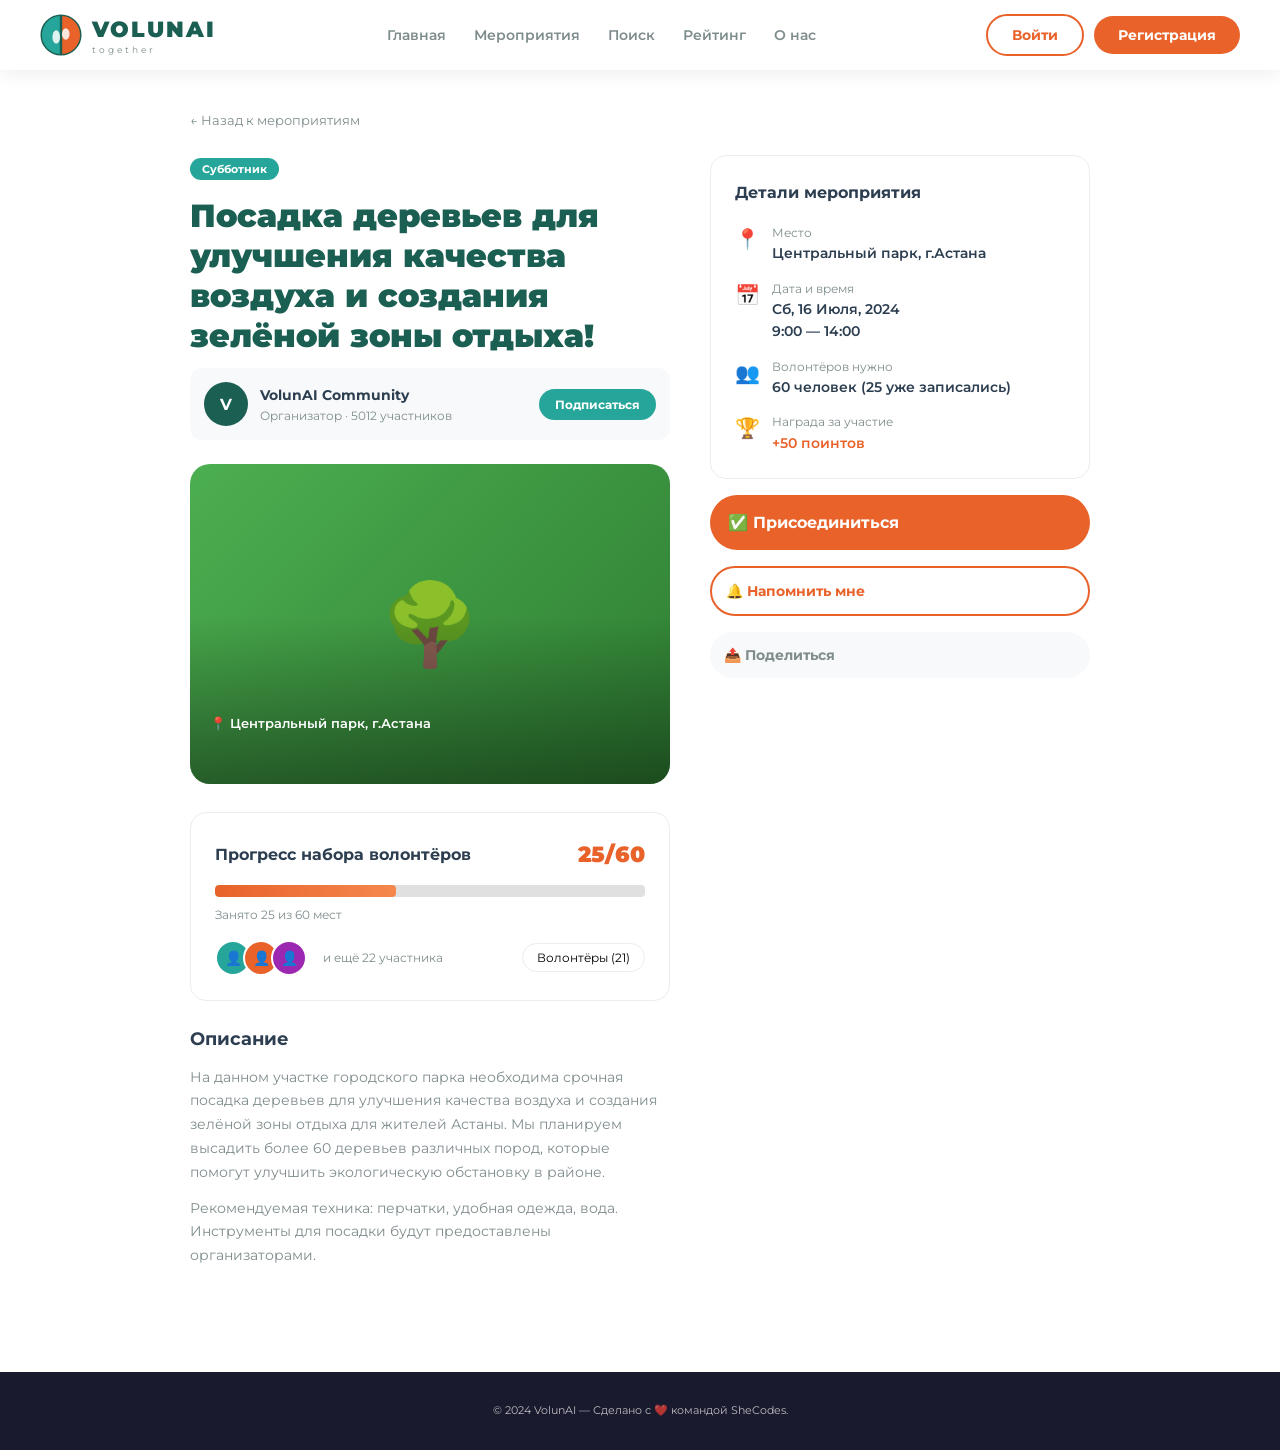
<file: web/pages/event-detail.html>
<!DOCTYPE html>
<html lang="ru">
<head>
<meta charset="UTF-8"/>
<meta name="viewport" content="width=device-width, initial-scale=1.0"/>
<title>Посадка деревьев — VolunAI</title>
<link href="https://fonts.googleapis.com/css2?family=Montserrat:wght@400;600;700;800;900&display=swap" rel="stylesheet"/>
<link rel="stylesheet" href="../css/style.css"/>
</head>
<body>
<nav class="navbar">
  <a class="nav-logo" href="../index.html">
    <svg class="nav-logo-svg" viewBox="0 0 44 44">
      <circle cx="22" cy="22" r="20" fill="none" stroke="#1B5E52" stroke-width="3"/>
      <path d="M22 2 A20 20 0 0 0 22 42 Z" fill="#26A69A"/>
      <path d="M22 2 A20 20 0 0 1 22 42 Z" fill="#E8622A"/>
      <line x1="22" y1="2" x2="22" y2="42" stroke="#1B5E52" stroke-width="2.5"/>
      <ellipse cx="17" cy="24" rx="4" ry="7" fill="white" opacity="0.85"/>
      <ellipse cx="27" cy="21" rx="4" ry="6" fill="white" opacity="0.85"/>
    </svg>
    <div><div class="nav-brand">VOLUNAI</div><div class="nav-sub">together</div></div>
  </a>
  <ul class="nav-links">
    <li><a href="../index.html">Главная</a></li>
    <li><a href="events.html" class="active">Мероприятия</a></li>
    <li><a href="search.html">Поиск</a></li>
    <li><a href="rating.html">Рейтинг</a></li>
    <li><a href="about.html">О нас</a></li>
  </ul>
  <div class="nav-actions">
    <button class="btn btn-outline" onclick="openModal('loginModal')">Войти</button>
    <button class="btn btn-primary">Регистрация</button>
  </div>
</nav>

<section class="section" style="padding-top:40px">
  <div class="container" style="max-width:900px">
    <a href="events.html" style="color:var(--text-grey);font-size:13px;display:flex;align-items:center;gap:6px;margin-bottom:24px">
      ← Назад к мероприятиям
    </a>

    <div style="display:grid;grid-template-columns:1fr 380px;gap:40px;align-items:start">

      <!-- Left: main info -->
      <div>
        <span style="background:var(--teal);color:white;font-size:11px;font-weight:700;padding:4px 12px;border-radius:20px">Субботник</span>
        <h1 style="font-size:32px;font-weight:900;color:var(--dark-teal);margin:16px 0 12px;line-height:1.25">
          Посадка деревьев для улучшения качества воздуха и создания зелёной зоны отдыха!
        </h1>

        <!-- Organizer -->
        <div style="display:flex;align-items:center;gap:12px;padding:14px;background:var(--light-bg);border-radius:12px;margin-bottom:24px">
          <div style="width:44px;height:44px;border-radius:50%;background:var(--dark-teal);display:flex;align-items:center;justify-content:center;color:white;font-weight:700">V</div>
          <div>
            <div style="font-weight:700;font-size:14px">VolunAI Community</div>
            <div style="font-size:12px;color:var(--text-grey)">Организатор · 5012 участников</div>
          </div>
          <button class="btn btn-teal" style="margin-left:auto;padding:8px 16px;font-size:12px">Подписаться</button>
        </div>

        <!-- Image -->
        <div style="height:320px;background:linear-gradient(135deg,#4CAF50,#2E7D32);border-radius:20px;display:flex;align-items:center;justify-content:center;font-size:80px;margin-bottom:28px;position:relative;overflow:hidden">
          🌳
          <div style="position:absolute;bottom:0;left:0;right:0;background:linear-gradient(transparent,rgba(0,0,0,.4));padding:20px">
            <span style="color:white;font-size:13px;font-weight:600">📍 Центральный парк, г.Астана</span>
          </div>
        </div>

        <!-- Progress -->
        <div style="background:white;border:1px solid var(--divider);border-radius:16px;padding:24px;margin-bottom:24px">
          <div style="display:flex;justify-content:space-between;align-items:center;margin-bottom:12px">
            <span style="font-weight:700;font-size:16px">Прогресс набора волонтёров</span>
            <span style="font-size:22px;font-weight:900;color:var(--orange)">25/60</span>
          </div>
          <div class="progress-bar" style="height:12px;margin-bottom:8px">
            <div class="progress-fill" style="width:42%"></div>
          </div>
          <div style="font-size:12px;color:var(--text-grey)">Занято 25 из 60 мест</div>

          <!-- Volunteer avatars -->
          <div style="display:flex;align-items:center;gap:8px;margin-top:16px">
            <div style="display:flex">
              <div style="width:36px;height:36px;border-radius:50%;background:var(--teal);border:2px solid white;margin-right:-8px;display:flex;align-items:center;justify-content:center;color:white;font-size:14px">👤</div>
              <div style="width:36px;height:36px;border-radius:50%;background:var(--orange);border:2px solid white;margin-right:-8px;display:flex;align-items:center;justify-content:center;color:white;font-size:14px">👤</div>
              <div style="width:36px;height:36px;border-radius:50%;background:#9C27B0;border:2px solid white;display:flex;align-items:center;justify-content:center;color:white;font-size:14px">👤</div>
            </div>
            <span style="font-size:12px;color:var(--text-grey);margin-left:8px">и ещё 22 участника</span>
            <button style="margin-left:auto;padding:6px 14px;border:1px solid var(--divider);border-radius:20px;background:white;font-size:12px;cursor:pointer;font-family:inherit">Волонтёры (21)</button>
          </div>
        </div>

        <!-- Description -->
        <div style="margin-bottom:24px">
          <h3 style="font-size:18px;font-weight:700;margin-bottom:12px">Описание</h3>
          <p style="font-size:14px;color:var(--text-grey);line-height:1.7">
            На данном участке городского парка необходима срочная посадка деревьев для улучшения качества воздуха и создания зелёной зоны отдыха для жителей Астаны. 
            Мы планируем высадить более 60 деревьев различных пород, которые помогут улучшить экологическую обстановку в районе.
          </p>
          <p style="font-size:14px;color:var(--text-grey);line-height:1.7;margin-top:12px">
            Рекомендуемая техника: перчатки, удобная одежда, вода. Инструменты для посадки будут предоставлены организаторами.
          </p>
        </div>
      </div>

      <!-- Right: sidebar -->
      <div style="position:sticky;top:90px;display:flex;flex-direction:column;gap:16px">
        <!-- Info card -->
        <div style="background:white;border:1px solid var(--divider);border-radius:16px;padding:24px">
          <h3 style="font-size:16px;font-weight:700;margin-bottom:18px">Детали мероприятия</h3>
          <div style="display:flex;flex-direction:column;gap:14px">
            <div style="display:flex;gap:12px;align-items:flex-start">
              <span style="font-size:20px">📍</span>
              <div>
                <div style="font-size:12px;color:var(--text-grey)">Место</div>
                <div style="font-size:14px;font-weight:600">Центральный парк, г.Астана</div>
              </div>
            </div>
            <div style="display:flex;gap:12px;align-items:flex-start">
              <span style="font-size:20px">📅</span>
              <div>
                <div style="font-size:12px;color:var(--text-grey)">Дата и время</div>
                <div style="font-size:14px;font-weight:600">Сб, 16 Июля, 2024<br>9:00 — 14:00</div>
              </div>
            </div>
            <div style="display:flex;gap:12px;align-items:flex-start">
              <span style="font-size:20px">👥</span>
              <div>
                <div style="font-size:12px;color:var(--text-grey)">Волонтёров нужно</div>
                <div style="font-size:14px;font-weight:600">60 человек (25 уже записались)</div>
              </div>
            </div>
            <div style="display:flex;gap:12px;align-items:flex-start">
              <span style="font-size:20px">🏆</span>
              <div>
                <div style="font-size:12px;color:var(--text-grey)">Награда за участие</div>
                <div style="font-size:14px;font-weight:600;color:var(--orange)">+50 поинтов</div>
              </div>
            </div>
          </div>
        </div>

        <!-- Join button -->
        <button class="btn btn-primary btn-lg" style="width:100%;padding:18px;font-size:16px" onclick="openModal('joinModal')">
          ✅ Присоединиться
        </button>
        <button class="btn btn-outline" style="width:100%;padding:14px">
          🔔 Напомнить мне
        </button>
        <button class="btn" style="width:100%;padding:14px;background:var(--light-bg);color:var(--text-grey)">
          📤 Поделиться
        </button>
      </div>
    </div>
  </div>
</section>

<!-- JOIN MODAL -->
<div class="overlay" id="joinModal">
  <div class="modal" style="position:relative;text-align:center">
    <button class="modal-close" onclick="closeModal('joinModal')">✕</button>
    <div style="font-size:48px;margin-bottom:16px">🎉</div>
    <h2 style="color:var(--dark-teal)">Отлично!</h2>
    <p style="color:var(--text-grey);margin-bottom:24px">Ты успешно записался на мероприятие «Посадка деревьев». Увидимся 16 июля!</p>
    <div style="background:var(--light-bg);border-radius:12px;padding:16px;margin-bottom:24px">
      <div style="font-size:24px;font-weight:900;color:var(--orange)">+50 поинтов</div>
      <div style="font-size:13px;color:var(--text-grey)">будут начислены после мероприятия</div>
    </div>
    <button class="btn btn-primary" style="width:100%" onclick="closeModal('joinModal')">Понятно!</button>
  </div>
</div>

<div class="overlay" id="loginModal">
  <div class="modal" style="position:relative">
    <button class="modal-close" onclick="closeModal('loginModal')">✕</button>
    <h2>Войти</h2>
    <div class="form-group"><label>Email</label><input type="text"/></div>
    <div class="form-group"><label>Пароль</label><input type="password"/></div>
    <button class="btn btn-primary" style="width:100%" onclick="closeModal('loginModal')">Войти</button>
  </div>
</div>

<footer class="footer" style="padding:30px 40px">
  <div class="footer-bottom" style="border:none;padding:0">© 2024 VolunAI — Сделано с ❤️ командой SheCodes.</div>
</footer>

<script src="../js/main.js"></script>
</body>
</html>
</file>
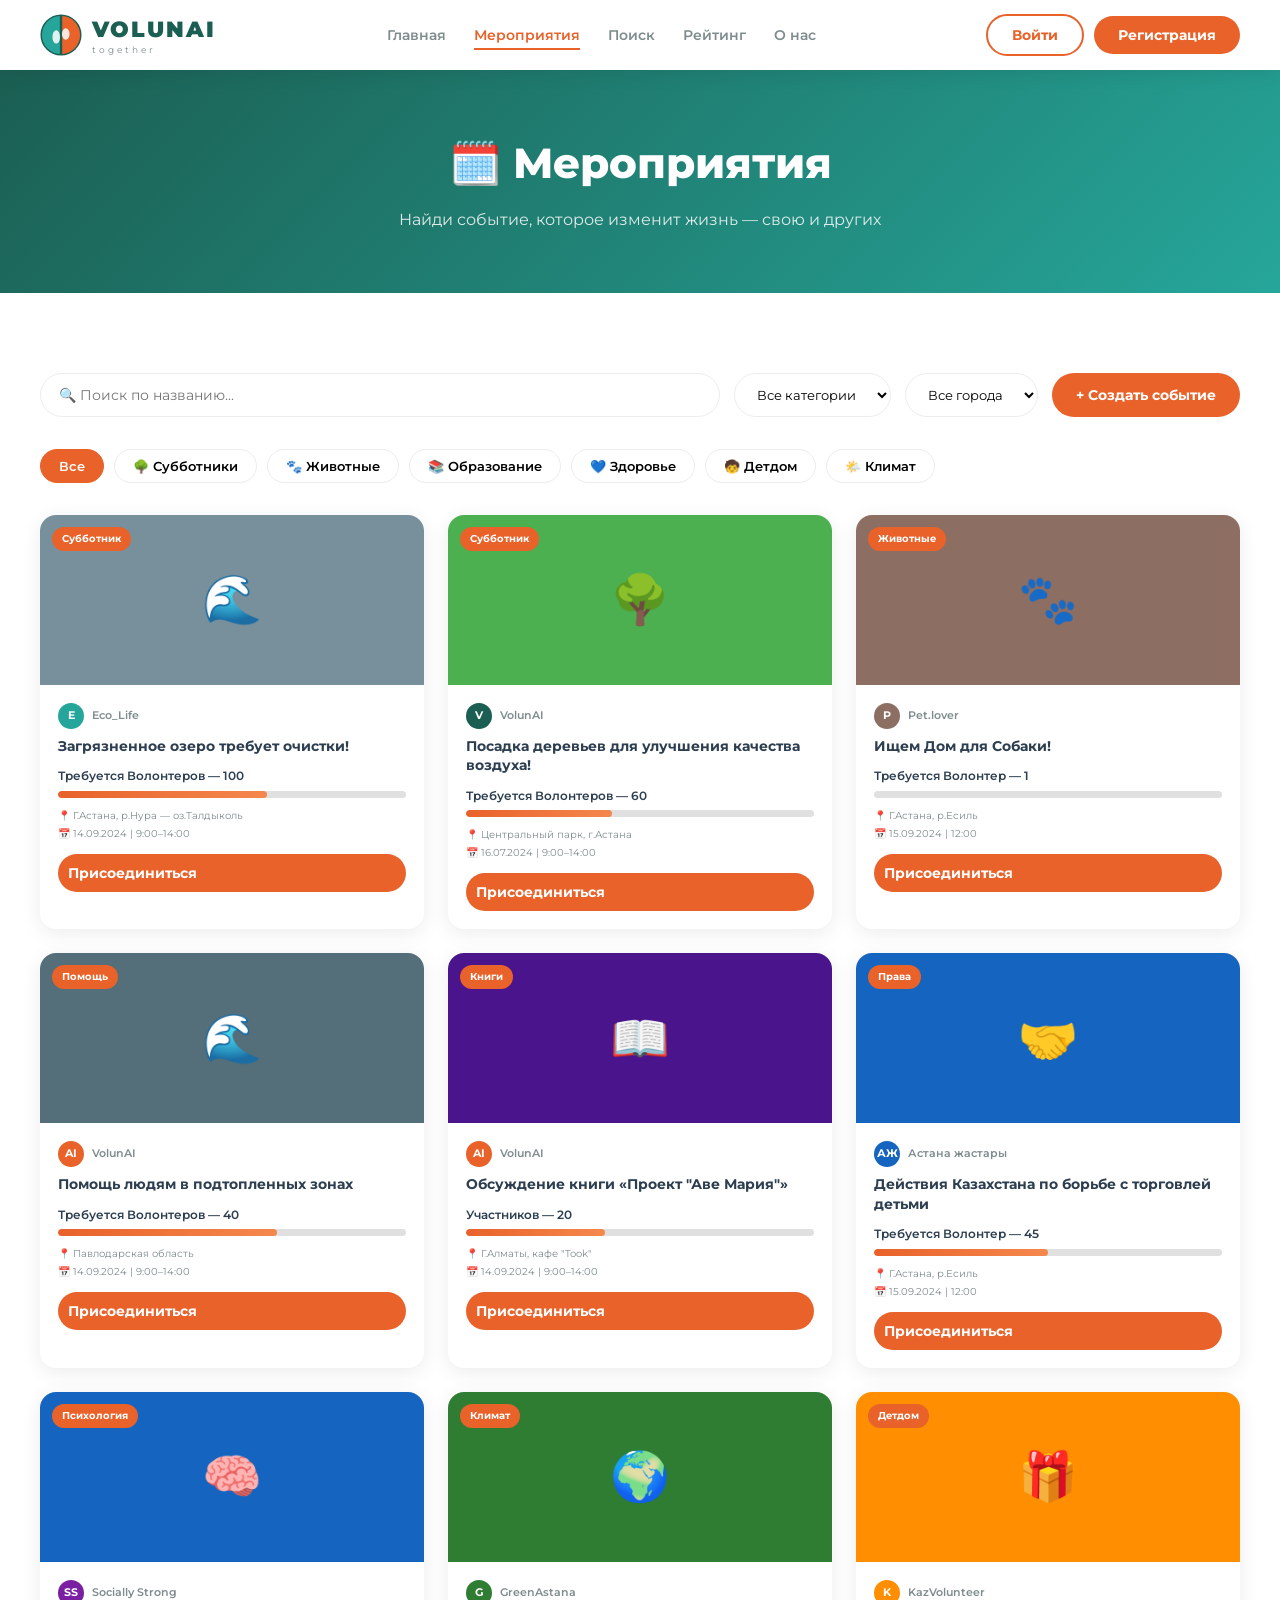
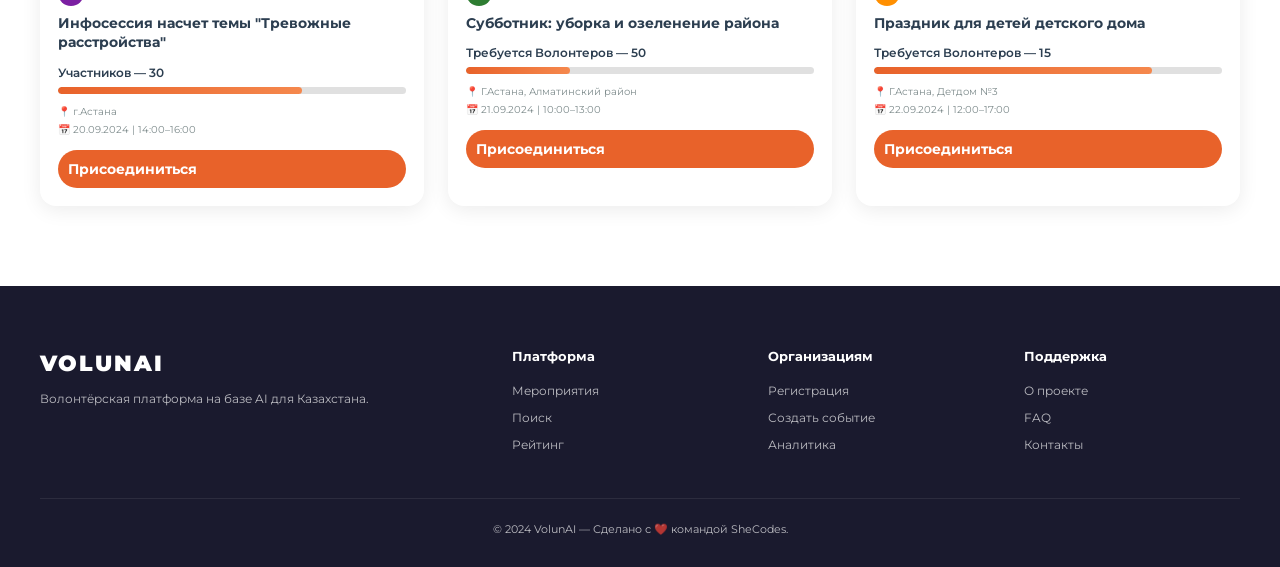
<file: web/pages/events.html>
<!DOCTYPE html>
<html lang="ru">
<head>
<meta charset="UTF-8"/>
<meta name="viewport" content="width=device-width, initial-scale=1.0"/>
<title>Мероприятия — VolunAI</title>
<link href="https://fonts.googleapis.com/css2?family=Montserrat:wght@400;600;700;800;900&display=swap" rel="stylesheet"/>
<link rel="stylesheet" href="../css/style.css"/>
</head>
<body>
<nav class="navbar">
  <a class="nav-logo" href="../index.html">
    <svg class="nav-logo-svg" viewBox="0 0 44 44">
      <circle cx="22" cy="22" r="20" fill="none" stroke="#1B5E52" stroke-width="3"/>
      <path d="M22 2 A20 20 0 0 0 22 42 Z" fill="#26A69A"/>
      <path d="M22 2 A20 20 0 0 1 22 42 Z" fill="#E8622A"/>
      <line x1="22" y1="2" x2="22" y2="42" stroke="#1B5E52" stroke-width="2.5"/>
      <ellipse cx="17" cy="24" rx="4" ry="7" fill="white" opacity="0.85"/>
      <ellipse cx="27" cy="21" rx="4" ry="6" fill="white" opacity="0.85"/>
    </svg>
    <div><div class="nav-brand">VOLUNAI</div><div class="nav-sub">together</div></div>
  </a>
  <ul class="nav-links">
    <li><a href="../index.html">Главная</a></li>
    <li><a href="events.html" class="active">Мероприятия</a></li>
    <li><a href="search.html">Поиск</a></li>
    <li><a href="rating.html">Рейтинг</a></li>
    <li><a href="about.html">О нас</a></li>
  </ul>
  <div class="nav-actions">
    <button class="btn btn-outline" onclick="openModal('loginModal')">Войти</button>
    <button class="btn btn-primary" onclick="openModal('signupModal')">Регистрация</button>
  </div>
</nav>

<div class="page-hd">
  <h1>🗓️ Мероприятия</h1>
  <p>Найди событие, которое изменит жизнь — свою и других</p>
</div>

<section class="section">
  <div class="container">

    <!-- Search + filter bar -->
    <div style="display:flex;gap:14px;margin-bottom:32px;flex-wrap:wrap;" class="fade-up">
      <input id="searchInput" type="text" placeholder="🔍 Поиск по названию..." oninput="filterAll()"
        style="flex:1;min-width:220px;padding:12px 18px;border:1.5px solid var(--divider);border-radius:30px;font-size:14px;font-family:inherit;outline:none;transition:border-color .2s"
        onfocus="this.style.borderColor='var(--orange)'" onblur="this.style.borderColor='var(--divider)'"/>
      <select id="catFilter" onchange="filterAll()"
        style="padding:12px 18px;border:1.5px solid var(--divider);border-radius:30px;font-size:13px;font-family:inherit;outline:none;background:white;cursor:pointer">
        <option value="">Все категории</option>
        <option value="ecology">Субботники</option>
        <option value="animals">Животные</option>
        <option value="education">Образование</option>
        <option value="health">Здоровье</option>
        <option value="children">Детдом</option>
        <option value="climate">Климат</option>
        <option value="other">Другое</option>
      </select>
      <select id="cityFilter" onchange="filterAll()"
        style="padding:12px 18px;border:1.5px solid var(--divider);border-radius:30px;font-size:13px;font-family:inherit;outline:none;background:white;cursor:pointer">
        <option value="">Все города</option>
        <option value="astana">Астана</option>
        <option value="almaty">Алматы</option>
        <option value="other">Другие</option>
      </select>
      <button class="btn btn-primary" onclick="openModal('addEventModal')">+ Создать событие</button>
    </div>

    <!-- Category chips -->
    <div style="display:flex;gap:10px;flex-wrap:wrap;margin-bottom:32px" class="fade-up">
      <button class="cat-chip active" onclick="setChip(this,'')">Все</button>
      <button class="cat-chip" onclick="setChip(this,'ecology')">🌳 Субботники</button>
      <button class="cat-chip" onclick="setChip(this,'animals')">🐾 Животные</button>
      <button class="cat-chip" onclick="setChip(this,'education')">📚 Образование</button>
      <button class="cat-chip" onclick="setChip(this,'health')">💙 Здоровье</button>
      <button class="cat-chip" onclick="setChip(this,'children')">🧒 Детдом</button>
      <button class="cat-chip" onclick="setChip(this,'climate')">🌤️ Климат</button>
    </div>

    <style>
      .cat-chip{padding:8px 18px;border-radius:20px;border:1.5px solid var(--divider);background:white;font-size:13px;font-weight:600;cursor:pointer;transition:all .2s;font-family:inherit;}
      .cat-chip.active,.cat-chip:hover{background:var(--orange);color:white;border-color:var(--orange);}
    </style>

    <!-- Events grid -->
    <div class="events-grid" id="eventsGrid">

      <div class="event-card fade-up" data-category="ecology" data-city="astana" data-title="загрязненное озеро требует очистки" onclick="location.href='event-detail.html'">
        <div class="ev-img" style="background:#78909C">🌊<span class="ev-tag">Субботник</span></div>
        <div class="ev-body">
          <div class="ev-organizer"><div class="ev-avatar">E</div><span class="ev-org-name">Eco_Life</span></div>
          <div class="ev-title">Загрязненное озеро требует очистки!</div>
          <div class="ev-volunteers">Требуется Волонтеров — 100</div>
          <div class="progress-bar"><div class="progress-fill" style="width:60%"></div></div>
          <div class="ev-meta"><span>📍 Г.Астана, р.Нура — оз.Талдыколь</span><span>📅 14.09.2024 | 9:00–14:00</span></div>
          <button class="btn btn-primary" style="width:100%;margin-top:12px;padding:10px">Присоединиться</button>
        </div>
      </div>

      <div class="event-card fade-up" data-category="ecology" data-city="astana" data-title="посадка деревьев городской парк" onclick="location.href='event-detail.html'">
        <div class="ev-img" style="background:#4CAF50">🌳<span class="ev-tag">Субботник</span></div>
        <div class="ev-body">
          <div class="ev-organizer"><div class="ev-avatar" style="background:var(--dark-teal)">V</div><span class="ev-org-name">VolunAI</span></div>
          <div class="ev-title">Посадка деревьев для улучшения качества воздуха!</div>
          <div class="ev-volunteers">Требуется Волонтеров — 60</div>
          <div class="progress-bar"><div class="progress-fill" style="width:42%"></div></div>
          <div class="ev-meta"><span>📍 Центральный парк, г.Астана</span><span>📅 16.07.2024 | 9:00–14:00</span></div>
          <button class="btn btn-primary" style="width:100%;margin-top:12px;padding:10px">Присоединиться</button>
        </div>
      </div>

      <div class="event-card fade-up" data-category="animals" data-city="astana" data-title="ищем дом для собаки" onclick="location.href='event-detail.html'">
        <div class="ev-img" style="background:#8D6E63">🐾<span class="ev-tag">Животные</span></div>
        <div class="ev-body">
          <div class="ev-organizer"><div class="ev-avatar" style="background:#8D6E63">P</div><span class="ev-org-name">Pet.lover</span></div>
          <div class="ev-title">Ищем Дом для Собаки!</div>
          <div class="ev-volunteers">Требуется Волонтер — 1</div>
          <div class="progress-bar"><div class="progress-fill" style="width:0%"></div></div>
          <div class="ev-meta"><span>📍 Г.Астана, р.Есиль</span><span>📅 15.09.2024 | 12:00</span></div>
          <button class="btn btn-primary" style="width:100%;margin-top:12px;padding:10px">Присоединиться</button>
        </div>
      </div>

      <div class="event-card fade-up" data-category="other" data-city="other" data-title="помощь подтопленные зоны" onclick="location.href='event-detail.html'">
        <div class="ev-img" style="background:#546E7A">🌊<span class="ev-tag">Помощь</span></div>
        <div class="ev-body">
          <div class="ev-organizer"><div class="ev-avatar" style="background:var(--orange)">AI</div><span class="ev-org-name">VolunAI</span></div>
          <div class="ev-title">Помощь людям в подтопленных зонах</div>
          <div class="ev-volunteers">Требуется Волонтеров — 40</div>
          <div class="progress-bar"><div class="progress-fill" style="width:63%"></div></div>
          <div class="ev-meta"><span>📍 Павлодарская область</span><span>📅 14.09.2024 | 9:00–14:00</span></div>
          <button class="btn btn-primary" style="width:100%;margin-top:12px;padding:10px">Присоединиться</button>
        </div>
      </div>

      <div class="event-card fade-up" data-category="education" data-city="almaty" data-title="обсуждение книги аве мария" onclick="location.href='event-detail.html'">
        <div class="ev-img" style="background:#4A148C">📖<span class="ev-tag">Книги</span></div>
        <div class="ev-body">
          <div class="ev-organizer"><div class="ev-avatar" style="background:var(--orange)">AI</div><span class="ev-org-name">VolunAI</span></div>
          <div class="ev-title">Обсуждение книги «Проект "Аве Мария"»</div>
          <div class="ev-volunteers">Участников — 20</div>
          <div class="progress-bar"><div class="progress-fill" style="width:40%"></div></div>
          <div class="ev-meta"><span>📍 Г.Алматы, кафе "Took"</span><span>📅 14.09.2024 | 9:00–14:00</span></div>
          <button class="btn btn-primary" style="width:100%;margin-top:12px;padding:10px">Присоединиться</button>
        </div>
      </div>

      <div class="event-card fade-up" data-category="children" data-city="astana" data-title="борьба торговля детьми казахстан" onclick="location.href='event-detail.html'">
        <div class="ev-img" style="background:#1565C0">🤝<span class="ev-tag">Права</span></div>
        <div class="ev-body">
          <div class="ev-organizer"><div class="ev-avatar" style="background:#1565C0">АЖ</div><span class="ev-org-name">Астана жастары</span></div>
          <div class="ev-title">Действия Казахстана по борьбе с торговлей детьми</div>
          <div class="ev-volunteers">Требуется Волонтер — 45</div>
          <div class="progress-bar"><div class="progress-fill" style="width:50%"></div></div>
          <div class="ev-meta"><span>📍 Г.Астана, р.Есиль</span><span>📅 15.09.2024 | 12:00</span></div>
          <button class="btn btn-primary" style="width:100%;margin-top:12px;padding:10px">Присоединиться</button>
        </div>
      </div>

      <div class="event-card fade-up" data-category="health" data-city="astana" data-title="тревожные расстройства инфосессия" onclick="location.href='event-detail.html'">
        <div class="ev-img" style="background:#1565C0">🧠<span class="ev-tag">Психология</span></div>
        <div class="ev-body">
          <div class="ev-organizer"><div class="ev-avatar" style="background:#7B1FA2">SS</div><span class="ev-org-name">Socially Strong</span></div>
          <div class="ev-title">Инфосессия насчет темы "Тревожные расстройства"</div>
          <div class="ev-volunteers">Участников — 30</div>
          <div class="progress-bar"><div class="progress-fill" style="width:70%"></div></div>
          <div class="ev-meta"><span>📍 г.Астана</span><span>📅 20.09.2024 | 14:00–16:00</span></div>
          <button class="btn btn-primary" style="width:100%;margin-top:12px;padding:10px">Присоединиться</button>
        </div>
      </div>

      <div class="event-card fade-up" data-category="climate" data-city="astana" data-title="субботник уборка парк климат" onclick="location.href='event-detail.html'">
        <div class="ev-img" style="background:#2E7D32">🌍<span class="ev-tag">Климат</span></div>
        <div class="ev-body">
          <div class="ev-organizer"><div class="ev-avatar" style="background:#2E7D32">G</div><span class="ev-org-name">GreenAstana</span></div>
          <div class="ev-title">Субботник: уборка и озеленение района</div>
          <div class="ev-volunteers">Требуется Волонтеров — 50</div>
          <div class="progress-bar"><div class="progress-fill" style="width:30%"></div></div>
          <div class="ev-meta"><span>📍 Г.Астана, Алматинский район</span><span>📅 21.09.2024 | 10:00–13:00</span></div>
          <button class="btn btn-primary" style="width:100%;margin-top:12px;padding:10px">Присоединиться</button>
        </div>
      </div>

      <div class="event-card fade-up" data-category="children" data-city="astana" data-title="детдом подарки праздник" onclick="location.href='event-detail.html'">
        <div class="ev-img" style="background:#FF8F00">🎁<span class="ev-tag">Детдом</span></div>
        <div class="ev-body">
          <div class="ev-organizer"><div class="ev-avatar" style="background:#FF8F00">K</div><span class="ev-org-name">KazVolunteer</span></div>
          <div class="ev-title">Праздник для детей детского дома</div>
          <div class="ev-volunteers">Требуется Волонтеров — 15</div>
          <div class="progress-bar"><div class="progress-fill" style="width:80%"></div></div>
          <div class="ev-meta"><span>📍 Г.Астана, Детдом №3</span><span>📅 22.09.2024 | 12:00–17:00</span></div>
          <button class="btn btn-primary" style="width:100%;margin-top:12px;padding:10px">Присоединиться</button>
        </div>
      </div>

    </div>
    <!-- No results message -->
    <div id="noResults" style="display:none;text-align:center;padding:60px;color:var(--text-grey)">
      <div style="font-size:48px;margin-bottom:16px">🔍</div>
      <h3>Ничего не найдено</h3>
      <p>Попробуй изменить фильтры или поисковый запрос</p>
    </div>
  </div>
</section>

<!-- ADD EVENT MODAL -->
<div class="overlay" id="addEventModal">
  <div class="modal" style="position:relative;max-width:560px">
    <button class="modal-close" onclick="closeModal('addEventModal')">✕</button>
    <h2>Создать мероприятие</h2>
    <div class="form-group"><label>Название</label><input type="text" placeholder="Название вашего события"/></div>
    <div class="form-group"><label>Описание</label><textarea rows="3" placeholder="Расскажите о мероприятии..."></textarea></div>
    <div style="display:grid;grid-template-columns:1fr 1fr;gap:14px">
      <div class="form-group"><label>Категория</label>
        <select><option>Субботник</option><option>Животные</option><option>Образование</option><option>Здоровье</option><option>Климат</option><option>Детдом</option><option>Другое</option></select>
      </div>
      <div class="form-group"><label>Нужно волонтёров</label><input type="number" placeholder="100"/></div>
    </div>
    <div class="form-group"><label>Место</label><input type="text" placeholder="Город, адрес"/></div>
    <div style="display:grid;grid-template-columns:1fr 1fr;gap:14px">
      <div class="form-group"><label>Дата</label><input type="date"/></div>
      <div class="form-group"><label>Время</label><input type="time"/></div>
    </div>
    <div class="form-group"><label>Фото события (необязательно)</label><input type="file" accept="image/*"/></div>
    <div style="display:flex;gap:12px;margin-top:8px">
      <button class="btn btn-primary" style="flex:1" onclick="closeModal('addEventModal')">🤖 Сгенерировать с AI</button>
      <button class="btn btn-outline" style="flex:1" onclick="closeModal('addEventModal')">Опубликовать</button>
    </div>
  </div>
</div>

<!-- LOGIN / SIGNUP MODALS (reused) -->
<div class="overlay" id="loginModal">
  <div class="modal" style="position:relative">
    <button class="modal-close" onclick="closeModal('loginModal')">✕</button>
    <h2>Войти в VolunAI</h2>
    <div class="form-group"><label>Email или username</label><input type="text" placeholder="Email или username"/></div>
    <div class="form-group"><label>Пароль</label><input type="password" placeholder="Пароль"/></div>
    <button class="btn btn-primary" style="width:100%;margin-top:8px" onclick="closeModal('loginModal')">Войти</button>
  </div>
</div>
<div class="overlay" id="signupModal">
  <div class="modal" style="position:relative">
    <button class="modal-close" onclick="closeModal('signupModal')">✕</button>
    <h2>Регистрация</h2>
    <div class="form-group"><label>Полное имя</label><input type="text"/></div>
    <div class="form-group"><label>Email</label><input type="email"/></div>
    <div class="form-group"><label>Пароль</label><input type="password"/></div>
    <div class="form-group"><label>Вы являетесь:</label>
      <select><option>Пользователь / Волонтёр</option><option>Организатор</option></select>
    </div>
    <button class="btn btn-primary" style="width:100%;margin-top:8px" onclick="closeModal('signupModal')">Зарегистрироваться</button>
  </div>
</div>

<footer class="footer">
  <div class="footer-grid">
    <div class="footer-brand"><h3>VOLUNAI</h3><p>Волонтёрская платформа на базе AI для Казахстана.</p></div>
    <div class="footer-col"><h4>Платформа</h4><ul><li><a href="events.html">Мероприятия</a></li><li><a href="search.html">Поиск</a></li><li><a href="rating.html">Рейтинг</a></li></ul></div>
    <div class="footer-col"><h4>Организациям</h4><ul><li>Регистрация</li><li>Создать событие</li><li>Аналитика</li></ul></div>
    <div class="footer-col"><h4>Поддержка</h4><ul><li><a href="about.html">О проекте</a></li><li>FAQ</li><li>Контакты</li></ul></div>
  </div>
  <div class="footer-bottom">© 2024 VolunAI — Сделано с ❤️ командой SheCodes.</div>
</footer>

<script src="../js/main.js"></script>
<script>
let currentCat = '';

function setChip(el, cat) {
  document.querySelectorAll('.cat-chip').forEach(c => c.classList.remove('active'));
  el.classList.add('active');
  currentCat = cat;
  document.getElementById('catFilter').value = cat;
  filterAll();
}

function filterAll() {
  const query = document.getElementById('searchInput').value.toLowerCase();
  const cat = document.getElementById('catFilter').value || currentCat;
  const city = document.getElementById('cityFilter').value;
  let visible = 0;
  document.querySelectorAll('#eventsGrid .event-card').forEach(card => {
    const matchCat = !cat || card.dataset.category === cat;
    const matchCity = !city || card.dataset.city === city;
    const matchTitle = !query || card.dataset.title.includes(query);
    const show = matchCat && matchCity && matchTitle;
    card.style.display = show ? '' : 'none';
    if (show) visible++;
  });
  document.getElementById('noResults').style.display = visible === 0 ? '' : 'none';
}
</script>
</body>
</html>
</file>
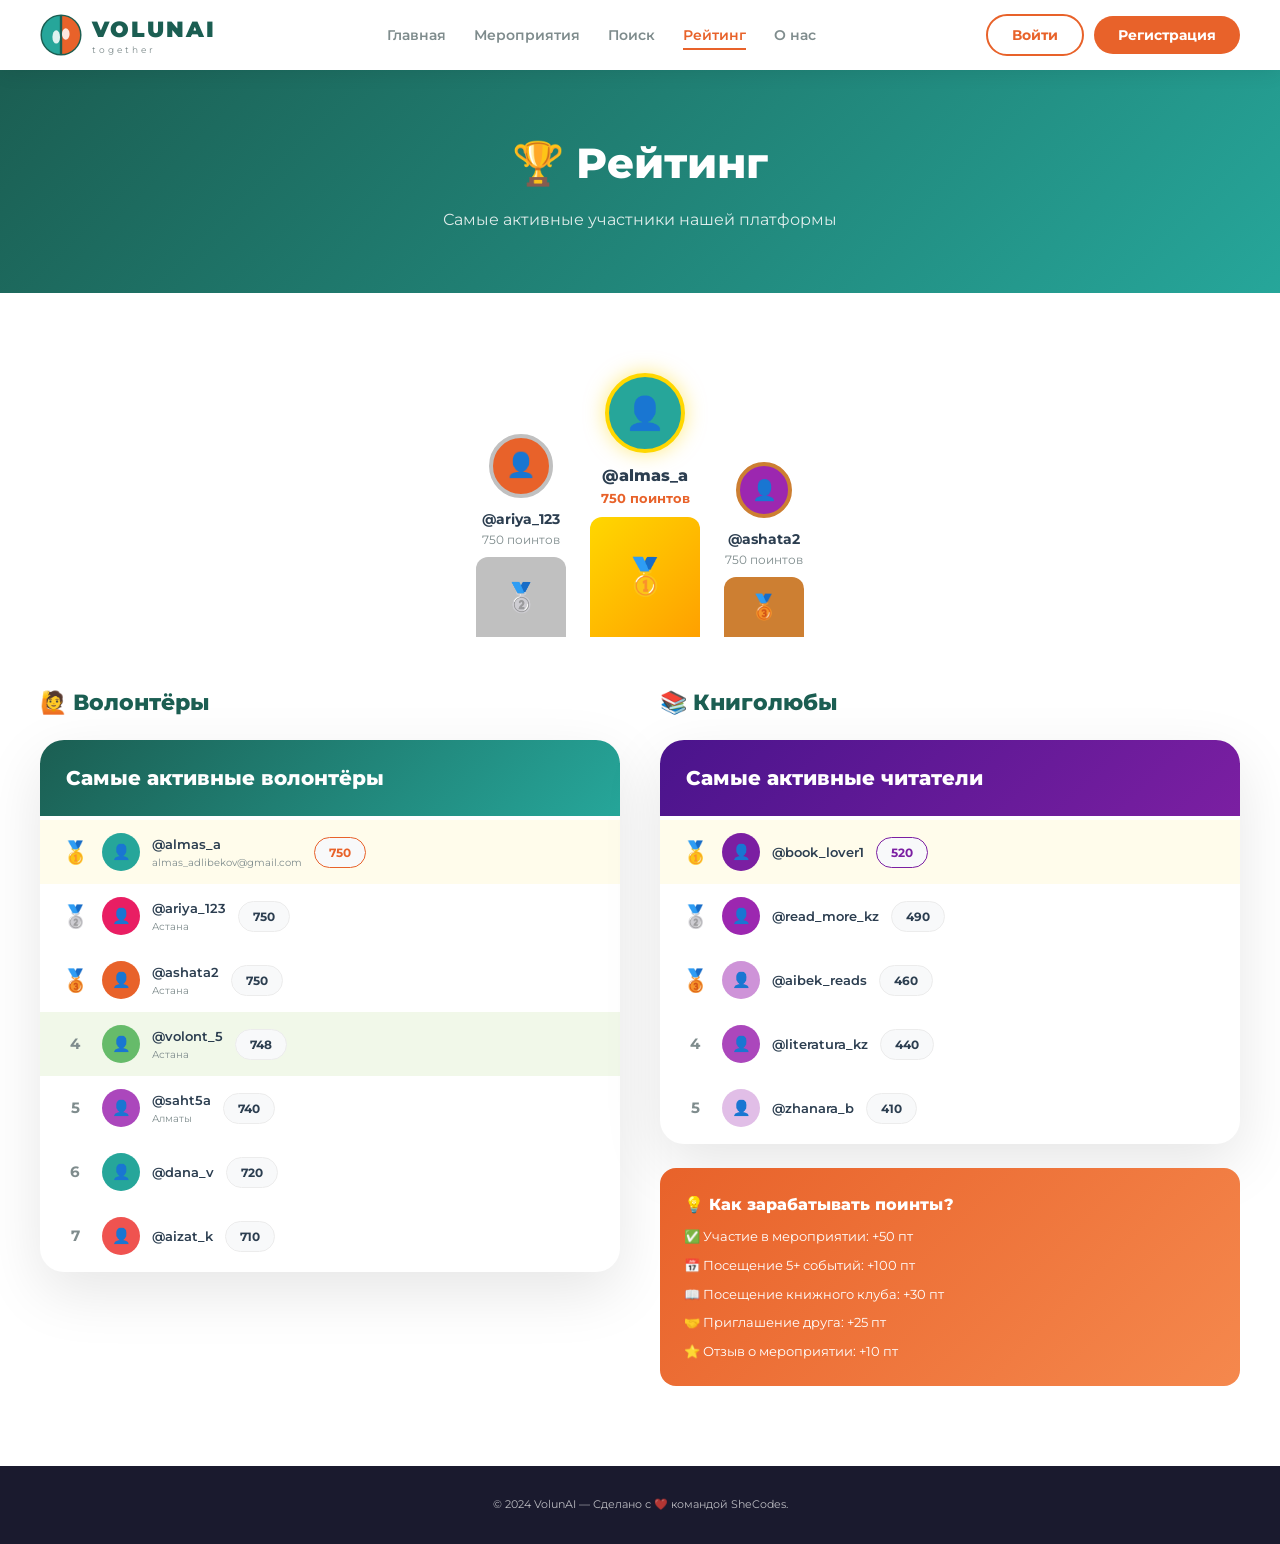
<file: web/pages/rating.html>
<!DOCTYPE html>
<html lang="ru">
<head>
<meta charset="UTF-8"/>
<meta name="viewport" content="width=device-width, initial-scale=1.0"/>
<title>Рейтинг — VolunAI</title>
<link href="https://fonts.googleapis.com/css2?family=Montserrat:wght@400;600;700;800;900&display=swap" rel="stylesheet"/>
<link rel="stylesheet" href="../css/style.css"/>
</head>
<body>
<nav class="navbar">
  <a class="nav-logo" href="../index.html">
    <svg class="nav-logo-svg" viewBox="0 0 44 44">
      <circle cx="22" cy="22" r="20" fill="none" stroke="#1B5E52" stroke-width="3"/>
      <path d="M22 2 A20 20 0 0 0 22 42 Z" fill="#26A69A"/>
      <path d="M22 2 A20 20 0 0 1 22 42 Z" fill="#E8622A"/>
      <line x1="22" y1="2" x2="22" y2="42" stroke="#1B5E52" stroke-width="2.5"/>
      <ellipse cx="17" cy="24" rx="4" ry="7" fill="white" opacity="0.85"/>
      <ellipse cx="27" cy="21" rx="4" ry="6" fill="white" opacity="0.85"/>
    </svg>
    <div><div class="nav-brand">VOLUNAI</div><div class="nav-sub">together</div></div>
  </a>
  <ul class="nav-links">
    <li><a href="../index.html">Главная</a></li>
    <li><a href="events.html">Мероприятия</a></li>
    <li><a href="search.html">Поиск</a></li>
    <li><a href="rating.html" class="active">Рейтинг</a></li>
    <li><a href="about.html">О нас</a></li>
  </ul>
  <div class="nav-actions">
    <button class="btn btn-outline" onclick="openModal('loginModal')">Войти</button>
    <button class="btn btn-primary">Регистрация</button>
  </div>
</nav>

<div class="page-hd">
  <h1>🏆 Рейтинг</h1>
  <p>Самые активные участники нашей платформы</p>
</div>

<section class="section">
  <div class="container">

    <!-- Podium -->
    <div style="display:flex;justify-content:center;align-items:flex-end;gap:24px;margin-bottom:48px" class="fade-up">
      <!-- 2nd place -->
      <div style="text-align:center">
        <div style="width:64px;height:64px;border-radius:50%;background:var(--orange);border:4px solid #C0C0C0;display:flex;align-items:center;justify-content:center;color:white;font-size:24px;margin:0 auto 10px">👤</div>
        <div style="font-weight:700;font-size:14px">@ariya_123</div>
        <div style="font-size:12px;color:var(--text-grey);margin-bottom:8px">750 поинтов</div>
        <div style="height:80px;background:#C0C0C0;border-radius:12px 12px 0 0;display:flex;align-items:center;justify-content:center;font-size:28px;width:90px">🥈</div>
      </div>
      <!-- 1st place -->
      <div style="text-align:center">
        <div style="width:80px;height:80px;border-radius:50%;background:var(--teal);border:4px solid #FFD700;display:flex;align-items:center;justify-content:center;color:white;font-size:32px;margin:0 auto 10px;box-shadow:0 0 20px rgba(255,215,0,.5)">👤</div>
        <div style="font-weight:800;font-size:16px">@almas_a</div>
        <div style="font-size:13px;color:var(--orange);font-weight:700;margin-bottom:8px">750 поинтов</div>
        <div style="height:120px;background:linear-gradient(135deg,#FFD700,#FFA000);border-radius:12px 12px 0 0;display:flex;align-items:center;justify-content:center;font-size:36px;width:110px">🥇</div>
      </div>
      <!-- 3rd place -->
      <div style="text-align:center">
        <div style="width:56px;height:56px;border-radius:50%;background:#9C27B0;border:4px solid #CD7F32;display:flex;align-items:center;justify-content:center;color:white;font-size:20px;margin:0 auto 10px">👤</div>
        <div style="font-weight:700;font-size:14px">@ashata2</div>
        <div style="font-size:12px;color:var(--text-grey);margin-bottom:8px">750 поинтов</div>
        <div style="height:60px;background:#CD7F32;border-radius:12px 12px 0 0;display:flex;align-items:center;justify-content:center;font-size:24px;width:80px">🥉</div>
      </div>
    </div>

    <!-- Full table -->
    <div style="display:grid;grid-template-columns:1fr 1fr;gap:40px">
      <div>
        <h2 style="font-size:22px;font-weight:800;margin-bottom:20px;color:var(--dark-teal)">🙋 Волонтёры</h2>
        <div class="rating-card">
          <div class="rating-hd"><h3>Самые активные волонтёры</h3></div>
          <div class="rating-list">
            <div class="r-item" style="background:rgba(255,215,0,.08)">
              <div class="r-rank" style="font-size:22px">🥇</div>
              <div class="r-avatar">👤</div>
              <div>
                <div class="r-name">@almas_a</div>
                <div style="font-size:10px;color:var(--text-grey)">almas_adlibekov@gmail.com</div>
              </div>
              <div class="r-pts" style="border-color:var(--orange);color:var(--orange)">750</div>
            </div>
            <div class="r-item">
              <div class="r-rank" style="font-size:22px">🥈</div>
              <div class="r-avatar" style="background:#e91e63">👤</div>
              <div><div class="r-name">@ariya_123</div><div style="font-size:10px;color:var(--text-grey)">Астана</div></div>
              <div class="r-pts">750</div>
            </div>
            <div class="r-item">
              <div class="r-rank" style="font-size:22px">🥉</div>
              <div class="r-avatar" style="background:var(--orange)">👤</div>
              <div><div class="r-name">@ashata2</div><div style="font-size:10px;color:var(--text-grey)">Астана</div></div>
              <div class="r-pts">750</div>
            </div>
            <div class="r-item" style="background:#f1f8e9">
              <div class="r-rank" style="font-weight:700;color:var(--text-grey);font-size:15px">4</div>
              <div class="r-avatar" style="background:#66BB6A">👤</div>
              <div><div class="r-name">@volont_5</div><div style="font-size:10px;color:var(--text-grey)">Астана</div></div>
              <div class="r-pts">748</div>
            </div>
            <div class="r-item">
              <div class="r-rank" style="font-weight:700;color:var(--text-grey);font-size:15px">5</div>
              <div class="r-avatar" style="background:#AB47BC">👤</div>
              <div><div class="r-name">@saht5a</div><div style="font-size:10px;color:var(--text-grey)">Алматы</div></div>
              <div class="r-pts">740</div>
            </div>
            <div class="r-item">
              <div class="r-rank" style="font-weight:700;color:var(--text-grey);font-size:15px">6</div>
              <div class="r-avatar" style="background:#26A69A">👤</div>
              <div><div class="r-name">@dana_v</div></div>
              <div class="r-pts">720</div>
            </div>
            <div class="r-item">
              <div class="r-rank" style="font-weight:700;color:var(--text-grey);font-size:15px">7</div>
              <div class="r-avatar" style="background:#EF5350">👤</div>
              <div><div class="r-name">@aizat_k</div></div>
              <div class="r-pts">710</div>
            </div>
          </div>
        </div>
      </div>

      <div>
        <h2 style="font-size:22px;font-weight:800;margin-bottom:20px;color:var(--dark-teal)">📚 Книголюбы</h2>
        <div class="rating-card">
          <div class="rating-hd" style="background:linear-gradient(135deg,#4A148C,#7B1FA2)"><h3>Самые активные читатели</h3></div>
          <div class="rating-list">
            <div class="r-item" style="background:rgba(255,215,0,.08)">
              <div class="r-rank" style="font-size:22px">🥇</div>
              <div class="r-avatar" style="background:#7B1FA2">👤</div>
              <div><div class="r-name">@book_lover1</div></div>
              <div class="r-pts" style="border-color:#7B1FA2;color:#7B1FA2">520</div>
            </div>
            <div class="r-item">
              <div class="r-rank" style="font-size:22px">🥈</div>
              <div class="r-avatar" style="background:#9C27B0">👤</div>
              <div><div class="r-name">@read_more_kz</div></div>
              <div class="r-pts">490</div>
            </div>
            <div class="r-item">
              <div class="r-rank" style="font-size:22px">🥉</div>
              <div class="r-avatar" style="background:#CE93D8">👤</div>
              <div><div class="r-name">@aibek_reads</div></div>
              <div class="r-pts">460</div>
            </div>
            <div class="r-item">
              <div class="r-rank" style="font-weight:700;color:var(--text-grey);font-size:15px">4</div>
              <div class="r-avatar" style="background:#AB47BC">👤</div>
              <div><div class="r-name">@literatura_kz</div></div>
              <div class="r-pts">440</div>
            </div>
            <div class="r-item">
              <div class="r-rank" style="font-weight:700;color:var(--text-grey);font-size:15px">5</div>
              <div class="r-avatar" style="background:#E1BEE7">👤</div>
              <div><div class="r-name">@zhanara_b</div></div>
              <div class="r-pts">410</div>
            </div>
          </div>
        </div>

        <div style="margin-top:24px;background:linear-gradient(135deg,var(--orange),#f5884d);border-radius:16px;padding:24px;color:white">
          <h3 style="font-size:16px;font-weight:800;margin-bottom:8px">💡 Как зарабатывать поинты?</h3>
          <ul style="list-style:none;display:flex;flex-direction:column;gap:8px;font-size:13px">
            <li>✅ Участие в мероприятии: +50 пт</li>
            <li>📅 Посещение 5+ событий: +100 пт</li>
            <li>📖 Посещение книжного клуба: +30 пт</li>
            <li>🤝 Приглашение друга: +25 пт</li>
            <li>⭐ Отзыв о мероприятии: +10 пт</li>
          </ul>
        </div>
      </div>
    </div>
  </div>
</section>

<div class="overlay" id="loginModal">
  <div class="modal" style="position:relative">
    <button class="modal-close" onclick="closeModal('loginModal')">✕</button>
    <h2>Войти</h2>
    <div class="form-group"><label>Email</label><input type="text"/></div>
    <div class="form-group"><label>Пароль</label><input type="password"/></div>
    <button class="btn btn-primary" style="width:100%" onclick="closeModal('loginModal')">Войти</button>
  </div>
</div>

<footer class="footer" style="padding:30px 40px">
  <div class="footer-bottom" style="border:none;padding:0">© 2024 VolunAI — Сделано с ❤️ командой SheCodes.</div>
</footer>
<script src="../js/main.js"></script>
</body>
</html>
</file>
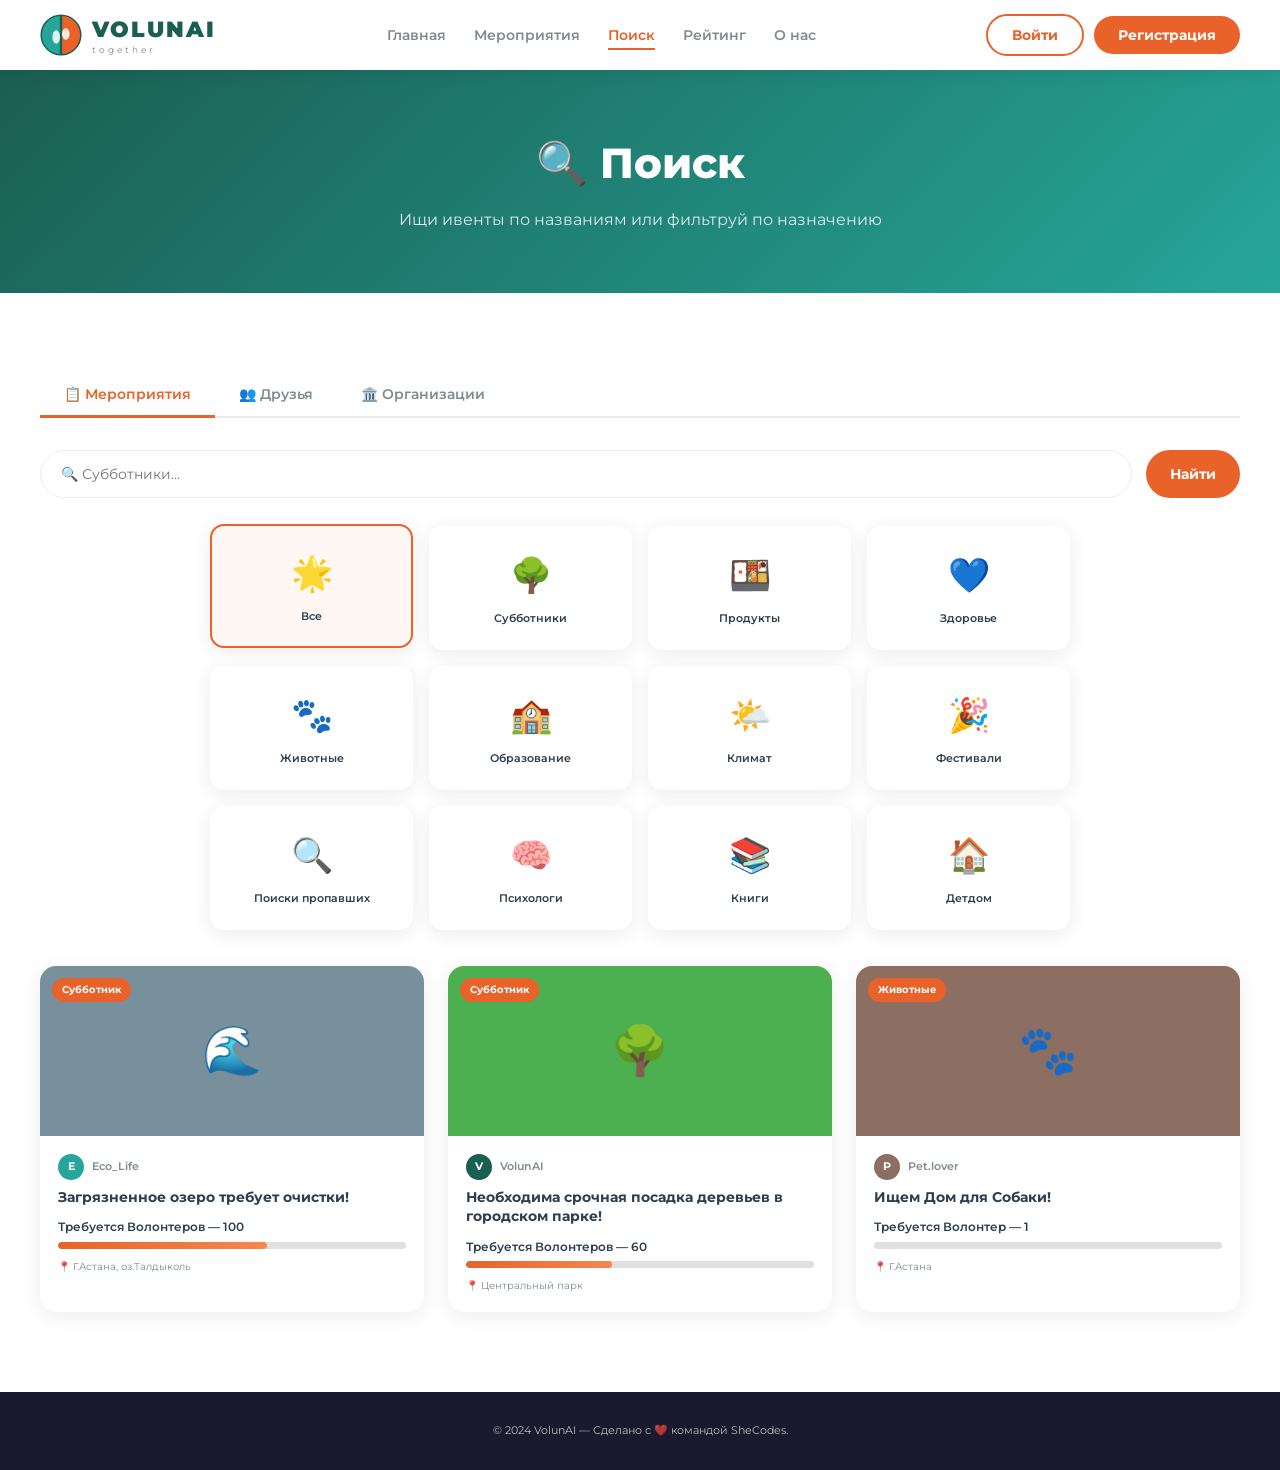
<file: web/pages/search.html>
<!DOCTYPE html>
<html lang="ru">
<head>
<meta charset="UTF-8"/>
<meta name="viewport" content="width=device-width, initial-scale=1.0"/>
<title>Поиск — VolunAI</title>
<link href="https://fonts.googleapis.com/css2?family=Montserrat:wght@400;600;700;800;900&display=swap" rel="stylesheet"/>
<link rel="stylesheet" href="../css/style.css"/>
</head>
<body>
<nav class="navbar">
  <a class="nav-logo" href="../index.html">
    <svg class="nav-logo-svg" viewBox="0 0 44 44">
      <circle cx="22" cy="22" r="20" fill="none" stroke="#1B5E52" stroke-width="3"/>
      <path d="M22 2 A20 20 0 0 0 22 42 Z" fill="#26A69A"/>
      <path d="M22 2 A20 20 0 0 1 22 42 Z" fill="#E8622A"/>
      <line x1="22" y1="2" x2="22" y2="42" stroke="#1B5E52" stroke-width="2.5"/>
      <ellipse cx="17" cy="24" rx="4" ry="7" fill="white" opacity="0.85"/>
      <ellipse cx="27" cy="21" rx="4" ry="6" fill="white" opacity="0.85"/>
    </svg>
    <div><div class="nav-brand">VOLUNAI</div><div class="nav-sub">together</div></div>
  </a>
  <ul class="nav-links">
    <li><a href="../index.html">Главная</a></li>
    <li><a href="events.html">Мероприятия</a></li>
    <li><a href="search.html" class="active">Поиск</a></li>
    <li><a href="rating.html">Рейтинг</a></li>
    <li><a href="about.html">О нас</a></li>
  </ul>
  <div class="nav-actions">
    <button class="btn btn-outline" onclick="openModal('loginModal')">Войти</button>
    <button class="btn btn-primary">Регистрация</button>
  </div>
</nav>

<div class="page-hd">
  <h1>🔍 Поиск</h1>
  <p>Ищи ивенты по названиям или фильтруй по назначению</p>
</div>

<section class="section">
  <div class="container">

    <!-- Tabs: Events / Friends / Organizations -->
    <div style="display:flex;border-bottom:2px solid var(--divider);margin-bottom:32px" class="fade-up">
      <button class="stab active" onclick="switchTab(this,'events')">📋 Мероприятия</button>
      <button class="stab" onclick="switchTab(this,'friends')">👥 Друзья</button>
      <button class="stab" onclick="switchTab(this,'orgs')">🏛️ Организации</button>
    </div>

    <style>
      .stab{padding:12px 24px;border:none;background:none;font-size:14px;font-weight:600;cursor:pointer;color:var(--text-grey);border-bottom:3px solid transparent;font-family:inherit;transition:all .2s;margin-bottom:-2px;}
      .stab.active{color:var(--orange);border-bottom-color:var(--orange);}
      .tab-panel{display:none;} .tab-panel.active{display:block;}
    </style>

    <!-- Events Tab -->
    <div class="tab-panel active" id="tab-events">
      <!-- Search -->
      <div style="display:flex;gap:14px;margin-bottom:28px;flex-wrap:wrap" class="fade-up">
        <input type="text" id="evSearch" placeholder="🔍 Субботники..." oninput="liveSearch()"
          style="flex:1;min-width:260px;padding:14px 20px;border:1.5px solid var(--divider);border-radius:30px;font-size:14px;font-family:inherit;outline:none"
          onfocus="this.style.borderColor='var(--orange)'" onblur="this.style.borderColor='var(--divider)'"/>
        <button class="btn btn-primary">Найти</button>
      </div>

      <!-- Categories grid -->
      <div class="cats-grid fade-up" style="margin-bottom:36px">
        <div class="cat-card active" onclick="selectCat(this,'')"><div class="cat-icon">🌟</div><div class="cat-label">Все</div></div>
        <div class="cat-card" onclick="selectCat(this,'ecology')"><div class="cat-icon">🌳</div><div class="cat-label">Субботники</div></div>
        <div class="cat-card" onclick="selectCat(this,'food')"><div class="cat-icon">🍱</div><div class="cat-label">Продукты</div></div>
        <div class="cat-card" onclick="selectCat(this,'health')"><div class="cat-icon">💙</div><div class="cat-label">Здоровье</div></div>
        <div class="cat-card" onclick="selectCat(this,'animals')"><div class="cat-icon">🐾</div><div class="cat-label">Животные</div></div>
        <div class="cat-card" onclick="selectCat(this,'education')"><div class="cat-icon">🏫</div><div class="cat-label">Образование</div></div>
        <div class="cat-card" onclick="selectCat(this,'climate')"><div class="cat-icon">🌤️</div><div class="cat-label">Климат</div></div>
        <div class="cat-card" onclick="selectCat(this,'festival')"><div class="cat-icon">🎉</div><div class="cat-label">Фестивали</div></div>
        <div class="cat-card" onclick="selectCat(this,'missing')"><div class="cat-icon">🔍</div><div class="cat-label">Поиски пропавших</div></div>
        <div class="cat-card" onclick="selectCat(this,'psychology')"><div class="cat-icon">🧠</div><div class="cat-label">Психологи</div></div>
        <div class="cat-card" onclick="selectCat(this,'books')"><div class="cat-icon">📚</div><div class="cat-label">Книги</div></div>
        <div class="cat-card" onclick="selectCat(this,'children')"><div class="cat-icon">🏠</div><div class="cat-label">Детдом</div></div>
      </div>

      <div id="searchResults" class="events-grid">
        <div class="event-card" data-cat="ecology" onclick="location.href='event-detail.html'">
          <div class="ev-img" style="background:#78909C">🌊<span class="ev-tag">Субботник</span></div>
          <div class="ev-body">
            <div class="ev-organizer"><div class="ev-avatar">E</div><span class="ev-org-name">Eco_Life</span></div>
            <div class="ev-title">Загрязненное озеро требует очистки!</div>
            <div class="ev-volunteers">Требуется Волонтеров — 100</div>
            <div class="progress-bar"><div class="progress-fill" style="width:60%"></div></div>
            <div class="ev-meta"><span>📍 Г.Астана, оз.Талдыколь</span></div>
          </div>
        </div>
        <div class="event-card" data-cat="ecology" onclick="location.href='event-detail.html'">
          <div class="ev-img" style="background:#4CAF50">🌳<span class="ev-tag">Субботник</span></div>
          <div class="ev-body">
            <div class="ev-organizer"><div class="ev-avatar" style="background:var(--dark-teal)">V</div><span class="ev-org-name">VolunAI</span></div>
            <div class="ev-title">Необходима срочная посадка деревьев в городском парке!</div>
            <div class="ev-volunteers">Требуется Волонтеров — 60</div>
            <div class="progress-bar"><div class="progress-fill" style="width:42%"></div></div>
            <div class="ev-meta"><span>📍 Центральный парк</span></div>
          </div>
        </div>
        <div class="event-card" data-cat="animals" onclick="location.href='event-detail.html'">
          <div class="ev-img" style="background:#8D6E63">🐾<span class="ev-tag">Животные</span></div>
          <div class="ev-body">
            <div class="ev-organizer"><div class="ev-avatar" style="background:#8D6E63">P</div><span class="ev-org-name">Pet.lover</span></div>
            <div class="ev-title">Ищем Дом для Собаки!</div>
            <div class="ev-volunteers">Требуется Волонтер — 1</div>
            <div class="progress-bar"><div class="progress-fill" style="width:0%"></div></div>
            <div class="ev-meta"><span>📍 Г.Астана</span></div>
          </div>
        </div>
      </div>
    </div>

    <!-- Friends Tab -->
    <div class="tab-panel" id="tab-friends">
      <input type="text" placeholder="🔍 Поиск пользователей..." style="width:100%;padding:14px 20px;border:1.5px solid var(--divider);border-radius:30px;font-size:14px;font-family:inherit;outline:none;margin-bottom:24px"/>
      <div style="display:flex;flex-direction:column;gap:12px">
        <div style="display:flex;align-items:center;gap:14px;padding:16px;background:white;border-radius:12px;box-shadow:var(--card-shadow)">
          <div style="width:48px;height:48px;border-radius:50%;background:var(--teal);display:flex;align-items:center;justify-content:center;color:white;font-size:20px">👤</div>
          <div style="flex:1"><div style="font-weight:700">Алмас Адильбеков</div><div style="font-size:12px;color:var(--text-grey)">@almas_a · 750 поинтов</div></div>
          <button class="btn btn-teal" style="padding:8px 16px;font-size:12px">Добавить</button>
        </div>
        <div style="display:flex;align-items:center;gap:14px;padding:16px;background:white;border-radius:12px;box-shadow:var(--card-shadow)">
          <div style="width:48px;height:48px;border-radius:50%;background:#e91e63;display:flex;align-items:center;justify-content:center;color:white;font-size:20px">👤</div>
          <div style="flex:1"><div style="font-weight:700">Арие Жанаргуль</div><div style="font-size:12px;color:var(--text-grey)">@ariya_123 · 750 поинтов</div></div>
          <button class="btn btn-teal" style="padding:8px 16px;font-size:12px">Добавить</button>
        </div>
        <div style="display:flex;align-items:center;gap:14px;padding:16px;background:white;border-radius:12px;box-shadow:var(--card-shadow)">
          <div style="width:48px;height:48px;border-radius:50%;background:var(--orange);display:flex;align-items:center;justify-content:center;color:white;font-size:20px">👤</div>
          <div style="flex:1"><div style="font-weight:700">Аша Токаева</div><div style="font-size:12px;color:var(--text-grey)">@ashata2 · 750 поинтов</div></div>
          <button class="btn btn-outline" style="padding:8px 16px;font-size:12px">Следить</button>
        </div>
      </div>
    </div>

    <!-- Organizations Tab -->
    <div class="tab-panel" id="tab-orgs">
      <div style="display:flex;gap:12px;margin-bottom:24px;flex-wrap:wrap">
        <input type="text" placeholder="🔍 Поиск университетов..." style="flex:1;min-width:220px;padding:14px 20px;border:1.5px solid var(--divider);border-radius:30px;font-size:14px;font-family:inherit;outline:none"/>
        <button class="btn btn-outline">📍 Место</button>
      </div>
      <div style="display:flex;flex-direction:column;gap:12px">
        <div style="display:flex;align-items:center;gap:16px;padding:20px;background:white;border-radius:16px;box-shadow:var(--card-shadow);cursor:pointer" onclick="openModal('orgModal')">
          <div style="width:60px;height:60px;border-radius:10px;background:#003366;display:flex;align-items:center;justify-content:center;color:white;font-weight:900;font-size:14px;flex-shrink:0">NU</div>
          <div style="flex:1">
            <div style="font-weight:800;font-size:15px">Назарбаев Университет</div>
            <div style="font-size:12px;color:var(--text-grey)">Организации: 356 · г.Астана</div>
            <div style="display:flex;gap:6px;margin-top:8px;flex-wrap:wrap">
              <span style="background:#e3f2fd;color:#1565C0;padding:3px 10px;border-radius:12px;font-size:11px;font-weight:600">Volunteers Club</span>
              <span style="background:#e3f2fd;color:#1565C0;padding:3px 10px;border-radius:12px;font-size:11px;font-weight:600">Red Crescent</span>
              <span style="background:#e3f2fd;color:#1565C0;padding:3px 10px;border-radius:12px;font-size:11px;font-weight:600">Aiesec</span>
              <span style="background:#e3f2fd;color:#1565C0;padding:3px 10px;border-radius:12px;font-size:11px;font-weight:600">TFQ</span>
            </div>
          </div>
          <span style="font-size:20px;color:var(--text-grey)">›</span>
        </div>
        <div style="display:flex;align-items:center;gap:16px;padding:20px;background:white;border-radius:16px;box-shadow:var(--card-shadow);cursor:pointer" onclick="openModal('orgModal')">
          <div style="width:60px;height:60px;border-radius:10px;background:#1B5E20;display:flex;align-items:center;justify-content:center;color:white;font-weight:900;font-size:11px;flex-shrink:0;text-align:center">ЕНУ</div>
          <div style="flex:1">
            <div style="font-weight:800;font-size:15px">Евразийский Национальный Университет</div>
            <div style="font-size:12px;color:var(--text-grey)">Организации: 87 · г.Астана</div>
          </div>
          <span style="font-size:20px;color:var(--text-grey)">›</span>
        </div>
        <div style="display:flex;align-items:center;gap:16px;padding:20px;background:white;border-radius:16px;box-shadow:var(--card-shadow);cursor:pointer">
          <div style="width:60px;height:60px;border-radius:10px;background:#e91e63;display:flex;align-items:center;justify-content:center;color:white;font-weight:900;font-size:11px;flex-shrink:0">КазНУ</div>
          <div style="flex:1">
            <div style="font-weight:800;font-size:15px">Казахский Национальный Университет</div>
            <div style="font-size:12px;color:var(--text-grey)">Организации: 124 · г.Алматы</div>
          </div>
          <span style="font-size:20px;color:var(--text-grey)">›</span>
        </div>
      </div>
    </div>

  </div>
</section>

<!-- Org modal -->
<div class="overlay" id="orgModal">
  <div class="modal" style="position:relative">
    <button class="modal-close" onclick="closeModal('orgModal')">✕</button>
    <div style="text-align:center;margin-bottom:20px">
      <div style="width:80px;height:80px;border-radius:16px;background:#003366;display:flex;align-items:center;justify-content:center;color:white;font-weight:900;font-size:20px;margin:0 auto 12px">NU</div>
      <h2 style="margin-bottom:4px">Назарбаев Университет</h2>
      <p style="color:var(--text-grey);font-size:13px">Организации: 356 · г.Астана</p>
    </div>
    <p style="font-weight:700;margin-bottom:12px;color:var(--text-dark)">Список доступных организаций:</p>
    <div style="display:flex;flex-direction:column;gap:8px;margin-bottom:24px">
      <div style="padding:12px 16px;background:var(--light-bg);border-radius:10px;font-size:14px;font-weight:600">Volunteers Club</div>
      <div style="padding:12px 16px;background:var(--light-bg);border-radius:10px;font-size:14px;font-weight:600">Red Crescent</div>
      <div style="padding:12px 16px;background:var(--light-bg);border-radius:10px;font-size:14px;font-weight:600">Aiesec</div>
      <div style="padding:12px 16px;background:var(--light-bg);border-radius:10px;font-size:14px;font-weight:600">TFQ</div>
    </div>
    <button class="btn btn-primary" style="width:100%" onclick="closeModal('orgModal')">Добавиться</button>
  </div>
</div>

<div class="overlay" id="loginModal">
  <div class="modal" style="position:relative">
    <button class="modal-close" onclick="closeModal('loginModal')">✕</button>
    <h2>Войти</h2>
    <div class="form-group"><label>Email</label><input type="text"/></div>
    <div class="form-group"><label>Пароль</label><input type="password"/></div>
    <button class="btn btn-primary" style="width:100%" onclick="closeModal('loginModal')">Войти</button>
  </div>
</div>

<footer class="footer" style="padding:30px 40px">
  <div class="footer-bottom" style="border:none;padding:0">© 2024 VolunAI — Сделано с ❤️ командой SheCodes.</div>
</footer>
<script src="../js/main.js"></script>
<script>
function switchTab(el, tab) {
  document.querySelectorAll('.stab').forEach(t => t.classList.remove('active'));
  el.classList.add('active');
  document.querySelectorAll('.tab-panel').forEach(p => p.classList.remove('active'));
  document.getElementById('tab-' + tab).classList.add('active');
}

let currentCat = '';
function selectCat(el, cat) {
  document.querySelectorAll('.cat-card').forEach(c => c.classList.remove('active'));
  el.classList.add('active');
  currentCat = cat;
  liveSearch();
}

function liveSearch() {
  const q = document.getElementById('evSearch').value.toLowerCase();
  document.querySelectorAll('#searchResults .event-card').forEach(card => {
    const text = card.textContent.toLowerCase();
    const catMatch = !currentCat || card.dataset.cat === currentCat;
    card.style.display = catMatch && (!q || text.includes(q)) ? '' : 'none';
  });
}
</script>
</body>
</html>
</file>
<file: web/css/style.css>
/* VolunAI Website - Main Stylesheet */
:root {
  --orange: #E8622A;
  --teal: #26A69A;
  --dark-teal: #1B5E52;
  --light-teal: #4ECDC4;
  --bg: #FFFFFF;
  --light-bg: #F8F9FA;
  --text-dark: #2C3E50;
  --text-grey: #7F8C8D;
  --divider: #ECECEC;
  --card-shadow: 0 4px 20px rgba(0,0,0,0.08);
  --radius: 16px;
}
*{margin:0;padding:0;box-sizing:border-box;}
body{font-family:'Montserrat','Segoe UI',sans-serif;color:var(--text-dark);background:var(--bg);line-height:1.6;}
a{text-decoration:none;color:inherit;}
img{max-width:100%;border-radius:8px;}

/* ── NAVBAR ── */
.navbar{position:sticky;top:0;background:white;box-shadow:0 2px 20px rgba(0,0,0,0.08);z-index:1000;padding:0 40px;height:70px;display:flex;align-items:center;justify-content:space-between;}
.nav-logo{display:flex;align-items:center;gap:10px;cursor:pointer;}
.nav-logo-svg{width:42px;height:42px;}
.nav-brand{font-size:22px;font-weight:900;color:var(--dark-teal);letter-spacing:2px;}
.nav-sub{font-size:9px;color:var(--text-grey);letter-spacing:3px;margin-top:-4px;}
.nav-links{display:flex;gap:28px;list-style:none;}
.nav-links a{font-size:14px;font-weight:600;color:var(--text-grey);transition:color .2s;padding:4px 0;border-bottom:2px solid transparent;}
.nav-links a:hover,.nav-links a.active{color:var(--orange);border-bottom-color:var(--orange);}
.nav-actions{display:flex;gap:10px;align-items:center;}

/* ── BUTTONS ── */
.btn{padding:10px 24px;border-radius:30px;border:none;cursor:pointer;font-size:14px;font-weight:700;transition:all .2s;font-family:inherit;display:inline-flex;align-items:center;gap:6px;}
.btn-primary{background:var(--orange);color:white;}
.btn-primary:hover{background:#d4561f;transform:translateY(-1px);box-shadow:0 6px 20px rgba(232,98,42,.3);}
.btn-outline{background:transparent;border:2px solid var(--orange);color:var(--orange);}
.btn-outline:hover{background:var(--orange);color:white;}
.btn-teal{background:var(--teal);color:white;}
.btn-teal:hover{background:#1e8f84;}
.btn-white{background:white;color:var(--orange);}
.btn-white:hover{background:rgba(255,255,255,.9);transform:translateY(-1px);}
.btn-ghost{background:transparent;border:2px solid white;color:white;}
.btn-ghost:hover{background:rgba(255,255,255,.15);}
.btn-lg{padding:16px 40px;font-size:16px;}

/* ── HERO ── */
.hero{background:linear-gradient(135deg,#f0faf9 0%,#fff7f4 100%);padding:80px 40px;min-height:88vh;display:flex;align-items:center;}
.hero-inner{max-width:1200px;margin:0 auto;display:grid;grid-template-columns:1fr 1fr;gap:60px;align-items:center;}
.hero-text h1{font-size:52px;font-weight:900;line-height:1.15;color:var(--dark-teal);margin-bottom:20px;}
.hero-text h1 span{color:var(--orange);}
.hero-text p{font-size:18px;color:var(--text-grey);margin-bottom:36px;line-height:1.7;}
.hero-actions{display:flex;gap:16px;flex-wrap:wrap;}
.hero-badges{display:flex;gap:12px;margin-top:28px;flex-wrap:wrap;}
.badge{display:flex;align-items:center;gap:6px;background:white;border:1px solid var(--divider);border-radius:20px;padding:6px 14px;font-size:12px;font-weight:600;color:var(--text-grey);box-shadow:0 2px 8px rgba(0,0,0,.05);}
.badge-dot{width:8px;height:8px;border-radius:50%;}
.badge-dot.green{background:#4CAF50;}
.badge-dot.orange{background:var(--orange);}

/* phone mockup */
.hero-visual{display:flex;justify-content:center;align-items:center;position:relative;}
.phone-wrap{position:relative;}
.phone{width:280px;height:560px;background:white;border-radius:40px;box-shadow:0 30px 80px rgba(0,0,0,.18),0 0 0 8px var(--dark-teal);overflow:hidden;display:flex;flex-direction:column;}
.phone-bar{background:white;padding:14px 16px;display:flex;align-items:center;gap:8px;border-bottom:1px solid var(--divider);}
.p-logo{width:28px;height:28px;border-radius:50%;background:linear-gradient(135deg,var(--teal) 50%,var(--orange) 50%);border:2px solid var(--dark-teal);flex-shrink:0;}
.p-title{font-size:13px;font-weight:800;flex:1;text-align:center;color:var(--text-dark);}
.p-icons{display:flex;gap:6px;font-size:14px;color:var(--text-grey);}
.phone-body{flex:1;background:var(--light-bg);padding:10px;display:flex;flex-direction:column;gap:8px;overflow:hidden;}
.p-section-title{font-size:11px;font-weight:700;text-align:center;color:var(--text-dark);}
.p-card{background:white;border-radius:10px;overflow:hidden;box-shadow:0 2px 6px rgba(0,0,0,.06);}
.p-card-img{height:56px;display:flex;align-items:center;justify-content:center;font-size:22px;}
.p-card-body{padding:6px 8px;}
.p-card-title{font-size:9px;font-weight:700;margin-bottom:3px;}
.p-progress{height:5px;background:#e0e0e0;border-radius:3px;overflow:hidden;}
.p-progress-fill{height:100%;background:var(--orange);border-radius:3px;}
.p-card-meta{font-size:8px;color:var(--text-grey);margin-top:3px;}
.phone-nav{background:white;padding:10px 20px;display:flex;justify-content:space-around;align-items:center;border-top:1px solid var(--divider);}
.p-nav-icon{font-size:20px;color:var(--text-grey);}
.p-nav-ai{width:38px;height:38px;border-radius:50%;background:var(--orange);display:flex;align-items:center;justify-content:center;font-size:18px;color:white;}
.float-badge{position:absolute;background:white;border-radius:14px;padding:10px 14px;box-shadow:0 8px 24px rgba(0,0,0,.15);font-size:12px;font-weight:700;display:flex;align-items:center;gap:8px;}
.float-badge.left{left:-70px;top:30%;}
.float-badge.right{right:-70px;top:55%;}
.fb-icon{font-size:22px;}

/* ── STATS ── */
.stats{background:linear-gradient(135deg,var(--dark-teal),var(--teal));padding:60px 40px;color:white;}
.stats-inner{max-width:1000px;margin:0 auto;display:grid;grid-template-columns:repeat(4,1fr);gap:40px;text-align:center;}
.stat-num{font-size:48px;font-weight:900;color:var(--orange);display:block;}
.stat-lbl{font-size:13px;opacity:.85;margin-top:4px;}

/* ── SECTION BASE ── */
.section{padding:80px 40px;}
.section-alt{background:var(--light-bg);}
.container{max-width:1200px;margin:0 auto;}
.section-header{text-align:center;margin-bottom:52px;}
.section-header h2{font-size:38px;font-weight:800;color:var(--dark-teal);margin-bottom:12px;}
.section-header h2 span{color:var(--orange);}
.section-header p{font-size:17px;color:var(--text-grey);max-width:560px;margin:0 auto;}

/* ── FEATURES ── */
.features-grid{display:grid;grid-template-columns:repeat(3,1fr);gap:24px;}
.feat-card{background:white;border-radius:var(--radius);padding:32px 28px;box-shadow:var(--card-shadow);transition:transform .2s,box-shadow .2s;border-top:4px solid var(--orange);}
.feat-card:nth-child(even){border-top-color:var(--teal);}
.feat-card:hover{transform:translateY(-4px);box-shadow:0 14px 40px rgba(0,0,0,.12);}
.feat-icon{width:56px;height:56px;border-radius:16px;background:linear-gradient(135deg,var(--orange),#f5884d);display:flex;align-items:center;justify-content:center;font-size:26px;margin-bottom:20px;}
.feat-card:nth-child(even) .feat-icon{background:linear-gradient(135deg,var(--teal),var(--light-teal));}
.feat-card h3{font-size:17px;font-weight:700;margin-bottom:8px;}
.feat-card p{font-size:13px;color:var(--text-grey);line-height:1.6;}

/* ── EVENTS ── */
.events-grid{display:grid;grid-template-columns:repeat(3,1fr);gap:24px;}
.event-card{background:white;border-radius:var(--radius);overflow:hidden;box-shadow:var(--card-shadow);cursor:pointer;transition:transform .2s;}
.event-card:hover{transform:translateY(-4px);}
.ev-img{height:170px;display:flex;align-items:center;justify-content:center;font-size:48px;position:relative;}
.ev-tag{position:absolute;top:12px;left:12px;background:var(--orange);color:white;font-size:10px;font-weight:700;padding:4px 10px;border-radius:20px;}
.ev-body{padding:18px;}
.ev-organizer{display:flex;align-items:center;gap:8px;margin-bottom:8px;}
.ev-avatar{width:26px;height:26px;border-radius:50%;background:var(--teal);display:flex;align-items:center;justify-content:center;color:white;font-size:11px;font-weight:700;}
.ev-org-name{font-size:11px;font-weight:600;color:var(--text-grey);}
.ev-title{font-size:14px;font-weight:700;margin-bottom:10px;line-height:1.4;}
.ev-volunteers{font-size:12px;font-weight:600;margin-bottom:5px;}
.progress-bar{height:7px;background:#e0e0e0;border-radius:4px;overflow:hidden;margin-bottom:10px;}
.progress-fill{height:100%;background:linear-gradient(90deg,var(--orange),#f5884d);border-radius:4px;}
.ev-meta{font-size:10px;color:var(--text-grey);display:flex;flex-direction:column;gap:2px;}
.ev-meta span{display:flex;align-items:center;gap:4px;}

/* ── CATEGORIES ── */
.cats-grid{display:grid;grid-template-columns:repeat(4,1fr);gap:16px;max-width:860px;margin:0 auto;}
.cat-card{background:white;border-radius:14px;padding:20px 12px;text-align:center;box-shadow:var(--card-shadow);cursor:pointer;transition:all .2s;border:2px solid transparent;}
.cat-card:hover,.cat-card.active{border-color:var(--orange);transform:translateY(-2px);}
.cat-card.active{background:#fff7f4;}
.cat-icon{font-size:34px;margin-bottom:8px;}
.cat-label{font-size:11px;font-weight:600;}

/* ── PROFILE SHOWCASE ── */
.profile-showcase{display:grid;grid-template-columns:1fr 1fr;gap:60px;align-items:center;}
.profile-card{background:white;border-radius:24px;box-shadow:0 20px 60px rgba(0,0,0,.12);overflow:hidden;}
.prof-head{background:linear-gradient(135deg,var(--dark-teal),var(--teal));padding:36px 28px;color:white;display:flex;gap:20px;align-items:flex-start;}
.prof-avatar{width:78px;height:78px;border-radius:50%;background:var(--orange);border:4px solid white;display:flex;align-items:center;justify-content:center;font-size:30px;color:white;flex-shrink:0;}
.prof-name{font-size:20px;font-weight:800;margin-bottom:4px;}
.prof-handle{font-size:12px;opacity:.75;margin-bottom:16px;}
.points-box{background:rgba(255,255,255,.18);border:2px solid rgba(255,255,255,.5);border-radius:12px;padding:10px 18px;display:inline-block;}
.points-lbl{font-size:10px;opacity:.8;}
.points-val{font-size:26px;font-weight:900;}
.prof-stats{display:grid;grid-template-columns:1fr 1fr;gap:1px;background:var(--divider);}
.ps-cell{background:white;padding:22px;text-align:center;}
.ps-val{font-size:26px;font-weight:800;color:var(--orange);display:block;}
.ps-lbl{font-size:11px;color:var(--text-grey);}
.prof-tags{padding:18px 22px;display:flex;gap:8px;flex-wrap:wrap;}
.tag{padding:6px 13px;border-radius:20px;font-size:11px;font-weight:600;}
.tag-teal{background:rgba(38,166,154,.12);color:var(--teal);border:1px solid rgba(38,166,154,.3);}
.tag-pink{background:rgba(233,30,99,.1);color:#e91e63;border:1px solid rgba(233,30,99,.2);}
.profile-text h2{font-size:36px;font-weight:800;color:var(--dark-teal);margin-bottom:16px;}
.profile-text h2 span{color:var(--orange);}
.profile-text p{color:var(--text-grey);font-size:15px;margin-bottom:20px;line-height:1.7;}
.profile-features{list-style:none;display:flex;flex-direction:column;gap:12px;margin-bottom:28px;}
.profile-features li{display:flex;align-items:center;gap:10px;font-size:14px;}
.pf-icon{font-size:18px;}

/* ── AI SECTION ── */
.ai-section{background:linear-gradient(135deg,#1a1a2e,#16213e);color:white;padding:80px 40px;}
.ai-inner{max-width:1200px;margin:0 auto;display:grid;grid-template-columns:1fr 1fr;gap:60px;align-items:center;}
.ai-chat-box{background:rgba(255,255,255,.05);border:1px solid rgba(255,255,255,.1);border-radius:24px;padding:28px;backdrop-filter:blur(10px);}
.chat-head{display:flex;align-items:center;gap:12px;margin-bottom:22px;padding-bottom:16px;border-bottom:1px solid rgba(255,255,255,.1);}
.ai-av{width:44px;height:44px;border-radius:50%;background:var(--orange);display:flex;align-items:center;justify-content:center;font-size:22px;}
.chat-nm{font-size:16px;font-weight:700;}
.chat-st{font-size:11px;color:#4CAF50;}
.chat-msgs{display:flex;flex-direction:column;gap:12px;margin-bottom:18px;}
.msg{max-width:80%;padding:11px 15px;border-radius:16px;font-size:13px;line-height:1.5;}
.msg.user{background:var(--orange);color:white;align-self:flex-end;border-bottom-right-radius:4px;}
.msg.ai{background:rgba(255,255,255,.1);color:white;align-self:flex-start;border-bottom-left-radius:4px;}
.chat-inp{display:flex;gap:8px;align-items:center;}
.chat-inp input{flex:1;background:rgba(255,255,255,.08);border:1px solid rgba(255,255,255,.15);border-radius:24px;padding:11px 16px;color:white;font-size:13px;font-family:inherit;}
.chat-inp input::placeholder{color:rgba(255,255,255,.35);}
.send-btn{width:42px;height:42px;border-radius:50%;background:var(--orange);border:none;cursor:pointer;color:white;font-size:18px;display:flex;align-items:center;justify-content:center;transition:transform .2s;}
.send-btn:hover{transform:scale(1.08);}
.ai-features-list{display:flex;flex-direction:column;gap:18px;}
.ai-feat{display:flex;gap:14px;align-items:flex-start;}
.ai-feat-icon{width:46px;height:46px;border-radius:12px;background:rgba(232,98,42,.2);display:flex;align-items:center;justify-content:center;font-size:22px;flex-shrink:0;}
.ai-feat h3{font-size:16px;font-weight:700;margin-bottom:4px;}
.ai-feat p{font-size:13px;color:rgba(255,255,255,.6);line-height:1.5;}

/* ── VOLUNGO / MAP ── */
.map-card{border-radius:24px;overflow:hidden;box-shadow:0 20px 60px rgba(0,0,0,.15);height:400px;background:#e8f5e9;position:relative;}
.map-bg{position:absolute;inset:0;background:#c8e6c9;}
.map-road-h{position:absolute;background:#b0bec5;height:22px;left:0;right:0;top:44%;}
.map-road-v{position:absolute;background:#b0bec5;width:22px;top:0;bottom:0;left:38%;}
.map-water{position:absolute;background:#81d4fa;width:44px;top:0;bottom:45%;left:33%;}
.map-park{position:absolute;background:#a5d6a7;border-radius:12px;right:5%;top:18%;width:32%;height:36%;}
.map-pin{position:absolute;width:44px;height:44px;border-radius:50%;display:flex;align-items:center;justify-content:center;font-size:20px;box-shadow:0 4px 12px rgba(0,0,0,.2);border:3px solid white;}
.map-task-bar{position:absolute;bottom:0;left:0;right:0;background:white;padding:16px 20px;display:flex;align-items:center;gap:12px;box-shadow:0 -4px 16px rgba(0,0,0,.08);}
.task-icon{width:38px;height:38px;border-radius:50%;background:rgba(232,98,42,.12);display:flex;align-items:center;justify-content:center;font-size:18px;flex-shrink:0;}

/* ── RATING ── */
.rating-card{background:white;border-radius:24px;box-shadow:0 20px 60px rgba(0,0,0,.1);overflow:hidden;}
.rating-hd{background:linear-gradient(135deg,var(--dark-teal),var(--teal));padding:22px 26px;color:white;}
.rating-hd h3{font-size:20px;font-weight:800;}
.rating-tabs{display:flex;border-bottom:1px solid var(--divider);}
.r-tab{flex:1;padding:12px;text-align:center;font-size:12px;font-weight:600;cursor:pointer;color:var(--text-grey);border-bottom:2px solid transparent;transition:all .2s;}
.r-tab.active{color:var(--orange);border-bottom-color:var(--orange);}
.rating-list{padding:4px 0;}
.r-item{display:flex;align-items:center;gap:12px;padding:13px 20px;transition:background .15s;}
.r-item:hover{background:var(--light-bg);}
.r-rank{width:30px;text-align:center;}
.r-avatar{width:38px;height:38px;border-radius:50%;background:var(--teal);display:flex;align-items:center;justify-content:center;color:white;font-size:15px;}
.r-name{flex:1;font-size:13px;font-weight:600;}
.r-pts{background:var(--light-bg);border:1px solid var(--divider);border-radius:20px;padding:5px 14px;font-size:12px;font-weight:700;}

/* ── CTA ── */
.cta{background:linear-gradient(135deg,var(--orange),#f5884d);padding:80px 40px;text-align:center;color:white;}
.cta h2{font-size:42px;font-weight:900;margin-bottom:14px;}
.cta p{font-size:17px;opacity:.9;margin-bottom:32px;max-width:540px;margin-left:auto;margin-right:auto;}
.cta-btns{display:flex;gap:16px;justify-content:center;flex-wrap:wrap;}

/* ── FOOTER ── */
.footer{background:#1a1a2e;color:rgba(255,255,255,.7);padding:60px 40px 28px;}
.footer-grid{max-width:1200px;margin:0 auto;display:grid;grid-template-columns:2fr 1fr 1fr 1fr;gap:40px;margin-bottom:44px;}
.footer-brand h3{font-size:22px;font-weight:900;color:white;letter-spacing:2px;margin-bottom:8px;}
.footer-brand p{font-size:12px;line-height:1.7;margin-bottom:20px;}
.socials{display:flex;gap:10px;}
.social-btn{width:38px;height:38px;border-radius:10px;background:rgba(255,255,255,.08);display:flex;align-items:center;justify-content:center;font-size:16px;cursor:pointer;transition:background .2s;}
.social-btn:hover{background:var(--orange);}
.footer-col h4{color:white;font-size:13px;font-weight:700;margin-bottom:14px;}
.footer-col ul{list-style:none;display:flex;flex-direction:column;gap:8px;}
.footer-col li{font-size:12px;cursor:pointer;transition:color .2s;}
.footer-col li:hover{color:var(--orange);}
.footer-bottom{border-top:1px solid rgba(255,255,255,.08);padding-top:22px;text-align:center;font-size:11px;max-width:1200px;margin:0 auto;}

/* ── PAGE HEADER ── */
.page-hd{background:linear-gradient(135deg,var(--dark-teal),var(--teal));padding:60px 40px;color:white;text-align:center;}
.page-hd h1{font-size:42px;font-weight:800;margin-bottom:10px;}
.page-hd p{font-size:16px;opacity:.85;}

/* ── MODAL ── */
.overlay{display:none;position:fixed;inset:0;background:rgba(0,0,0,.5);z-index:9999;align-items:center;justify-content:center;}
.overlay.show{display:flex;}
.modal{background:white;border-radius:24px;padding:36px;max-width:480px;width:90%;max-height:90vh;overflow-y:auto;}
.modal h2{font-size:22px;font-weight:800;margin-bottom:22px;color:var(--dark-teal);}
.modal-close{position:absolute;top:16px;right:20px;background:none;border:none;font-size:24px;cursor:pointer;color:var(--text-grey);}
.form-group{margin-bottom:18px;}
.form-group label{display:block;font-size:12px;font-weight:700;margin-bottom:6px;color:var(--text-dark);}
.form-group input,.form-group select,.form-group textarea{width:100%;padding:11px 14px;border:1.5px solid var(--divider);border-radius:10px;font-size:13px;font-family:inherit;color:var(--text-dark);transition:border-color .2s;outline:none;}
.form-group input:focus,.form-group textarea:focus{border-color:var(--orange);}

/* ── MISC ── */
.text-orange{color:var(--orange);}
.text-teal{color:var(--teal);}
.text-grey{color:var(--text-grey);}
.flex-center{display:flex;align-items:center;justify-content:center;}
.gap-12{gap:12px;}
.mt-20{margin-top:20px;}
.mb-20{margin-bottom:20px;}

/* ── RESPONSIVE ── */
@media(max-width:1024px){
  .hero-inner,.profile-showcase,.ai-inner{grid-template-columns:1fr;}
  .features-grid{grid-template-columns:1fr 1fr;}
  .events-grid{grid-template-columns:1fr 1fr;}
  .stats-inner{grid-template-columns:repeat(2,1fr);}
  .footer-grid{grid-template-columns:1fr 1fr;}
  .hero-text h1{font-size:40px;}
  .phone{width:230px;height:460px;}
  .float-badge.left,.float-badge.right{display:none;}
  .nav-links{display:none;}
}
@media(max-width:640px){
  .features-grid,.events-grid{grid-template-columns:1fr;}
  .cats-grid{grid-template-columns:repeat(3,1fr);}
  .hero{padding:40px 20px;}
  .section{padding:50px 20px;}
  .navbar{padding:0 20px;}
}

/* Animations */
@keyframes fadeUp{from{opacity:0;transform:translateY(24px);}to{opacity:1;transform:translateY(0);}}
.fade-up{opacity:0;}
.fade-up.visible{animation:fadeUp .6s ease forwards;}
</file>
